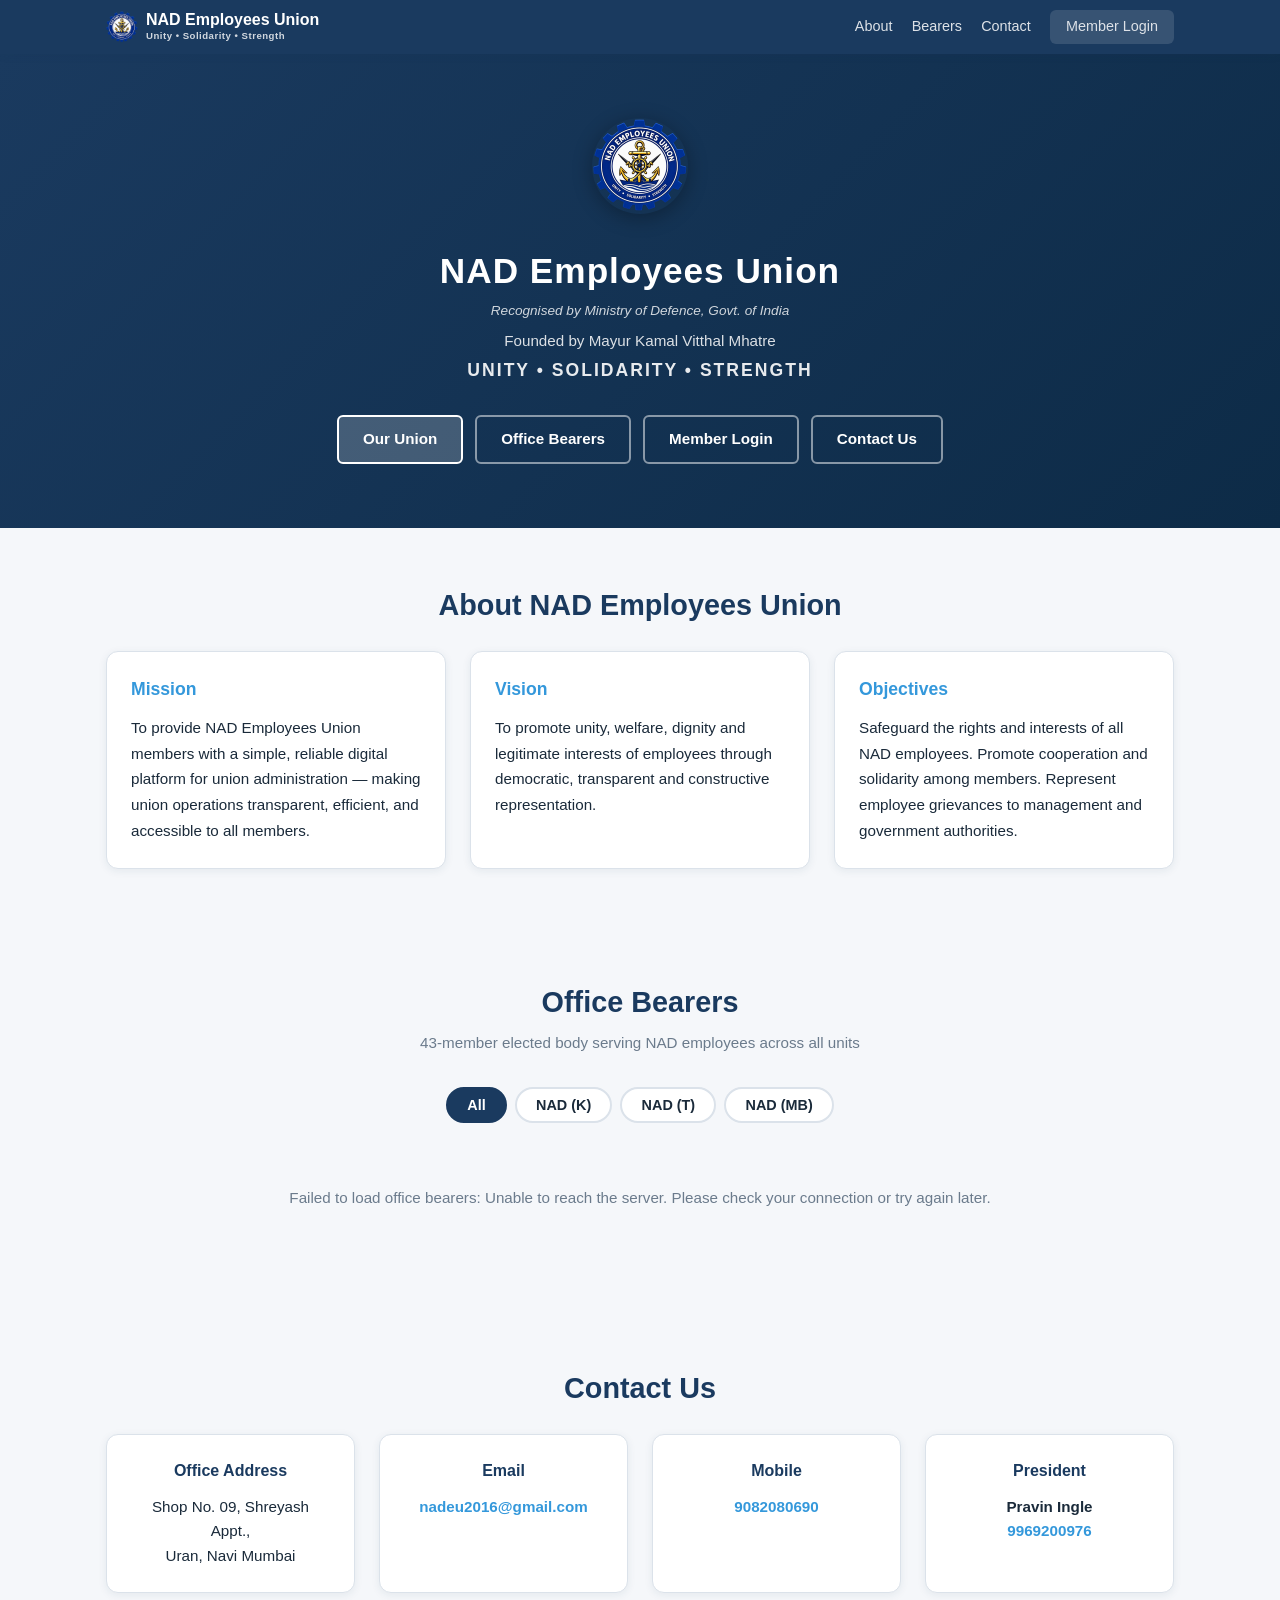
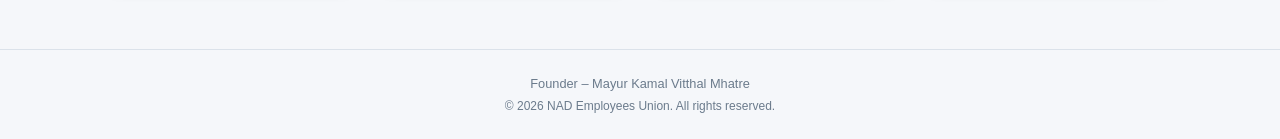
<file: index.html>
<!DOCTYPE html>
<html lang="en">
<head>
  <meta charset="UTF-8">
  <meta name="viewport" content="width=device-width, initial-scale=1.0, viewport-fit=cover">
  <meta name="theme-color" content="#1a3a5f">
  <title>NAD Employees Union - Unity &bull; Solidarity &bull; Strength</title>
  <script src="js/config.js"></script>
  <script>const PAGE_CONFIG = { title: 'NAD Employees Union', description: 'NAD Employees Union - Official portal for NAD employees. Unity, Solidarity, Strength.', canonical: '/' };</script>
  <script src="js/seo-injector.js"></script>
  <link rel="stylesheet" href="css/style.css">
  <link rel="stylesheet" href="css/headerfooter.css">
  <link rel="stylesheet" href="css/portal.css">
  <link rel="manifest" href="data/manifest.json">
  <link rel="icon" type="image/png" sizes="48x48" href="img/favicon.png">
  <link rel="icon" type="image/png" sizes="32x32" href="img/favicon-32.png">
  <link rel="icon" type="image/png" sizes="16x16" href="img/favicon-16.png">
  <link rel="apple-touch-icon" sizes="180x180" href="img/apple-touch-icon.png">
  <meta name="msapplication-TileColor" content="#1a3a5f">
  <meta name="msapplication-TileImage" content="img/logo-144.png">
</head>
<body data-page="portal">

  <!-- Header -->
  <div id="header"></div>

  <!-- Hero Section -->
  <section class="hero">
    <div class="hero-inner">
      <img src="img/logo-192.png" alt="NAD Employees Union" class="hero-logo">
      <h1 class="hero-title">NAD Employees Union</h1>
      <p class="hero-recognition">Recognised by Ministry of Defence, Govt. of India</p>
      <p class="hero-founder">Founded by Mayur Kamal Vitthal Mhatre</p>
      <p class="hero-tagline">Unity &bull; Solidarity &bull; Strength</p>
      <div class="hero-buttons">
        <a href="#about" class="hero-btn primary">Our Union</a>
        <a href="#bearers" class="hero-btn">Office Bearers</a>
        <a href="login.html" class="hero-btn">Member Login</a>
        <a href="#contact" class="hero-btn">Contact Us</a>
      </div>
    </div>
  </section>

  <!-- About Section -->
  <section id="about" class="portal-section">
    <div class="container">
      <h2 class="section-title">About NAD Employees Union</h2>
      <div class="about-grid">
        <div class="about-card">
          <h3>Mission</h3>
          <p>To provide NAD Employees Union members with a simple, reliable digital platform for union administration &mdash; making union operations transparent, efficient, and accessible to all members.</p>
        </div>
        <div class="about-card">
          <h3>Vision</h3>
          <p>To promote unity, welfare, dignity and legitimate interests of employees through democratic, transparent and constructive representation.</p>
        </div>
        <div class="about-card">
          <h3>Objectives</h3>
          <p>Safeguard the rights and interests of all NAD employees. Promote cooperation and solidarity among members. Represent employee grievances to management and government authorities.</p>
        </div>
      </div>
    </div>
  </section>

  <!-- Office Bearers Section -->
  <section id="bearers" class="portal-section alt">
    <div class="container">
      <h2 class="section-title">Office Bearers</h2>
      <p class="section-sub">43-member elected body serving NAD employees across all units</p>

      <!-- Unit Filter -->
      <div class="unit-filter">
        <button class="unit-filter-btn active" data-unit="All">All</button>
        <button class="unit-filter-btn" data-unit="NAD (K)">NAD (K)</button>
        <button class="unit-filter-btn" data-unit="NAD (T)">NAD (T)</button>
        <button class="unit-filter-btn" data-unit="NAD (MB)">NAD (MB)</button>
      </div>

      <div id="bearersList" class="bearers-container"></div>
    </div>
  </section>

  <!-- Contact Section -->
  <section id="contact" class="portal-section">
    <div class="container">
      <h2 class="section-title">Contact Us</h2>
      <div class="contact-grid">
        <div class="contact-card">
          <h3>Office Address</h3>
          <p>Shop No. 09, Shreyash Appt.,<br>Uran, Navi Mumbai</p>
        </div>
        <div class="contact-card">
          <h3>Email</h3>
          <p><a href="mailto:nadeu2016@gmail.com">nadeu2016@gmail.com</a></p>
        </div>
        <div class="contact-card">
          <h3>Mobile</h3>
          <p><a href="tel:9082080690">9082080690</a></p>
        </div>
        <div class="contact-card">
          <h3>President</h3>
          <p><strong>Pravin Ingle</strong><br><a href="tel:9969200976">9969200976</a></p>
        </div>
      </div>
    </div>
  </section>

  <!-- Footer -->
  <div id="footer"></div>

  <!-- Scripts -->
  <script src="js/api-client.js"></script>
  <script src="js/headerfooter.js"></script>
  <script src="js/nadeu.js"></script>
</body>
</html>
</file>
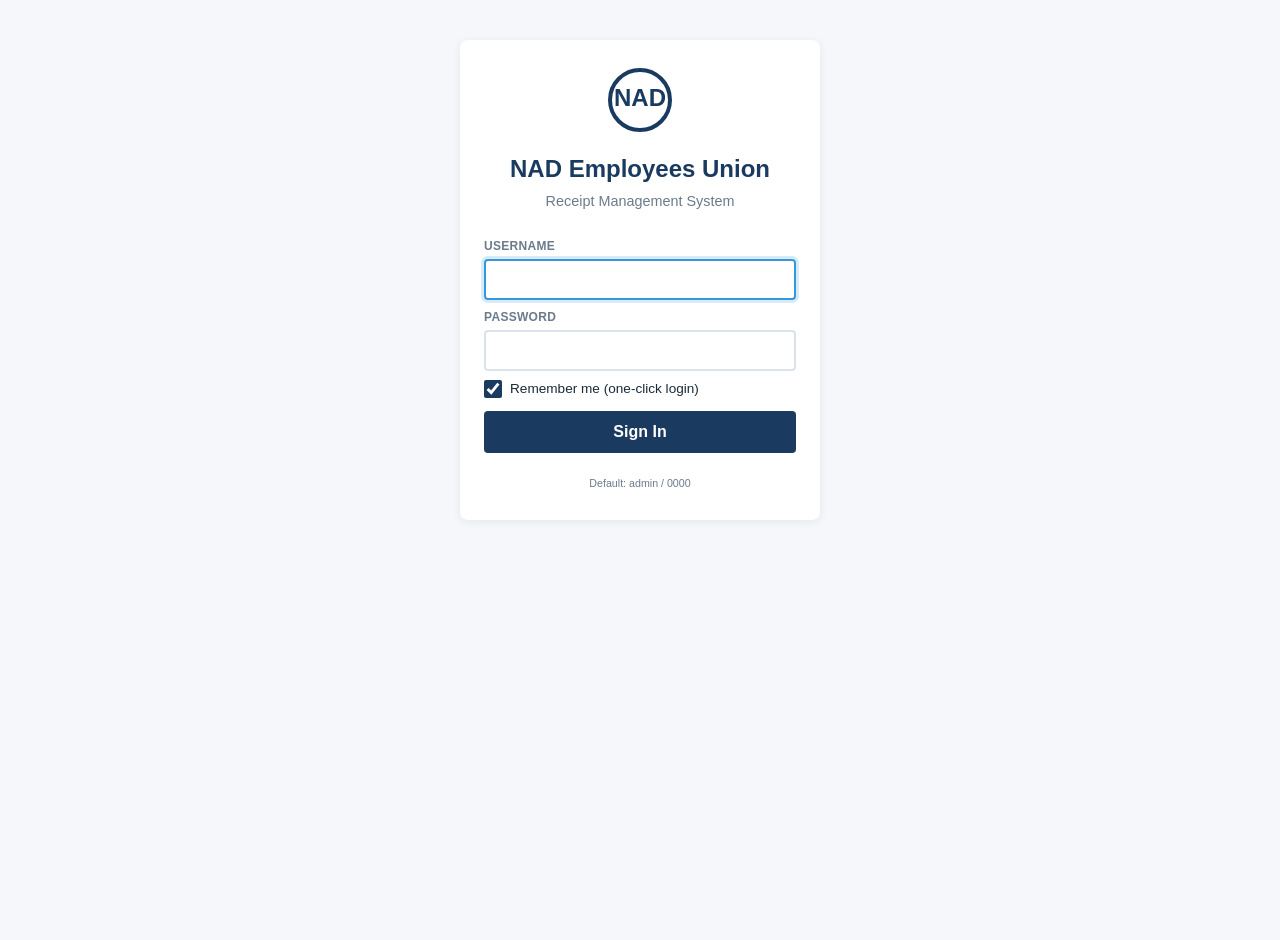
<file: frontend/index.html>
<!DOCTYPE html>
<html lang="en">
<head>
  <meta charset="UTF-8">
  <meta name="viewport" content="width=device-width, initial-scale=1.0, viewport-fit=cover">
  <meta name="theme-color" content="#1a3a5f">
  <title>NAD Employees Union - Receipt</title>
  <link rel="stylesheet" href="css/style.css">
  <link rel="manifest" href="manifest.json">
</head>
<body>
  <!-- Login Screen -->
  <div id="loginScreen" class="screen">
    <div class="login-box">
      <div class="login-header">
        <svg class="logo" viewBox="0 0 64 64" fill="none"><circle cx="32" cy="32" r="30" stroke="#1a3a5f" stroke-width="4"/><text x="32" y="38" text-anchor="middle" font-size="24" font-weight="bold" fill="#1a3a5f">NAD</text></svg>
        <h1>NAD Employees Union</h1>
        <p>Receipt Management System</p>
      </div>
      <form id="loginForm" novalidate>
        <div class="field">
          <label for="username">Username</label>
          <input type="text" id="username" name="username" autocomplete="username" required autofocus>
        </div>
        <div class="field">
          <label for="password">Password</label>
          <input type="password" id="password" name="password" autocomplete="current-password" required>
        </div>
        <label class="checkbox-field">
          <input type="checkbox" id="rememberMe" name="rememberMe" checked>
          <span>Remember me (one-click login)</span>
        </label>
        <button type="submit" class="btn-primary btn-block">Sign In</button>
        <div class="error-msg hidden"></div>
      </form>
      <div class="login-footer">
        <small>Default: admin / 0000</small>
      </div>
    </div>
  </div>

  <!-- Main App -->
  <div id="app" class="screen hidden">
    <!-- Sticky Header -->
    <header class="app-header">
      <div class="header-left">
        <svg class="logo-sm" viewBox="0 0 32 32" fill="none"><circle cx="16" cy="16" r="14" stroke="currentColor" stroke-width="2"/><text x="16" y="20" text-anchor="middle" font-size="10" font-weight="bold" fill="currentColor">NAD</text></svg>
        <h1>Receipt Entry</h1>
      </div>
      <div class="header-right">
        <span id="currentUser" class="user-badge"></span>
        <button id="logoutBtn" class="icon-btn" title="Logout">⏻</button>
      </div>
    </header>

    <main class="app-main">
      <!-- Search Box -->
      <section class="search-section">
        <div class="search-box">
          <svg class="search-icon" viewBox="0 0 24 24" fill="none" stroke="currentColor" stroke-width="2"><circle cx="11" cy="11" r="8"/><path d="M21 21l-4.35-4.35"/></svg>
          <input type="search" id="empSearch" name="empSearch" placeholder="Search: Token, Name, Mobile, Location, Rank, Post..." autocomplete="off">
          <button id="clearSearch" class="icon-btn hidden" title="Clear">✕</button>
        </div>
        <div id="searchResults" class="dropdown hidden"></div>
      </section>

      <!-- Receipt Form -->
      <form id="receiptForm" class="receipt-form" novalidate>
        <div class="form-row">
          <div class="field">
            <label>Employee Name <span class="req">*</span></label>
            <input type="text" name="empName" required autocomplete="name">
          </div>
          <div class="field">
            <label>Token No. <span class="req">*</span></label>
            <input type="text" name="empToken" required autocomplete="off">
          </div>
        </div>

        <fieldset class="radio-group">
          <legend>Designation <span class="req">*</span></legend>
          <div class="radio-grid" id="designationRadios">
            <label class="radio-label"><input type="radio" name="designation" value="T-MATE" required> T-MATE</label>
            <label class="radio-label"><input type="radio" name="designation" value="SK"> SK</label>
            <label class="radio-label"><input type="radio" name="designation" value="HSK1"> HSK1</label>
            <label class="radio-label"><input type="radio" name="designation" value="HSK-II"> HSK-II</label>
            <label class="radio-label"><input type="radio" name="designation" value="MCM"> MCM</label>
            <label class="radio-label"><input type="radio" name="designation" value="UDC"> UDC</label>
            <label class="radio-label"><input type="radio" name="designation" value="LDC"> LDC</label>
            <label class="radio-label"><input type="radio" name="designation" value="other"> Other</label>
          </div>
          <div class="field other-field hidden" data-other-for="designation">
            <input type="text" name="designationOther" placeholder="Custom designation">
          </div>
        </fieldset>

        <div class="field">
          <label>Mobile No.</label>
          <input type="tel" name="empMobile" autocomplete="tel">
        </div>

        <fieldset class="radio-group">
          <legend>Location (Depot) <span class="req">*</span></legend>
          <div class="radio-grid" id="locationRadios">
            <label class="radio-label"><input type="radio" name="location" value="NAD(K)" required> NAD(K)</label>
            <label class="radio-label"><input type="radio" name="location" value="NAD(T)"> NAD(T)</label>
            <label class="radio-label"><input type="radio" name="location" value="NAD(M)"> NAD(M)</label>
            <label class="radio-label"><input type="radio" name="location" value="NAD(KR)"> NAD(KR)</label>
            <label class="radio-label"><input type="radio" name="location" value="other"> Other</label>
          </div>
          <div class="field other-field hidden" data-other-for="location">
            <input type="text" name="locationOther" placeholder="Custom location">
          </div>
        </fieldset>

        <div class="form-row">
          <div class="field">
            <label>Amount (₹) <span class="req">*</span></label>
            <input type="number" name="amount" value="200" min="0" step="1" required>
          </div>
          <div class="field">
            <label>Receipt No. <span class="req">*</span></label>
            <input type="text" name="receiptNo" required autocomplete="off" placeholder="Manual entry">
          </div>
        </div>

        <fieldset class="radio-group inline">
          <legend>Status <span class="req">*</span></legend>
          <label class="radio-label"><input type="radio" name="status" value="Paid" checked required> Paid</label>
          <label class="radio-label"><input type="radio" name="status" value="Pending"> Pending</label>
        </fieldset>

        <div class="field">
          <label>Remark</label>
          <textarea name="remark" rows="2" placeholder="Optional"></textarea>
        </div>

        <div class="btn-group">
          <button type="submit" class="btn-primary">Submit</button>
          <button type="button" id="clearForm" class="btn-secondary">Clear</button>
        </div>
      </form>

      <!-- Recent Entries - Collapsible Table with Pagination -->
      <section id="recentEntries" class="recent-panel">
        <div class="panel-header">
          <h3>Recent Receipts</h3>
          <div class="panel-controls">
            <select id="pageSize" class="select-sm">
              <option value="10" selected>10 per page</option>
              <option value="20">20 per page</option>
              <option value="30">30 per page</option>
            </select>
            <button id="toggleRecent" class="icon-btn" title="Collapse/Expand">▼</button>
          </div>
        </div>
        <div id="recentList">
          <div class="table-wrapper">
            <table id="recentTable">
              <thead>
                <tr>
                  <th data-sort="Receipt No.">Receipt No.</th>
                  <th data-sort="Date">Date</th>
                  <th data-sort="Employee Name">Name</th>
                  <th data-sort="Token No.">Token</th>
                  <th data-sort="Amount">Amount</th>
                  <th data-sort="Status">Status</th>
                  <th data-sort="Created At">Created</th>
                </tr>
              </thead>
              <tbody id="recentTbody"></tbody>
            </table>
          </div>
          <div id="pagination" class="pagination"></div>
        </div>
      </section>

      </main>
  </div>

  <!-- Toast Container -->
  <div id="toastContainer"></div>

  <!-- Scripts -->
  <script src="js/config.js"></script>
  <script src="js/api-client.js"></script>
  <script src="js/auth.js"></script>
  <script src="js/employee.js"></script>
  <script src="js/receipt.js"></script>
</body>
</html>
</file>
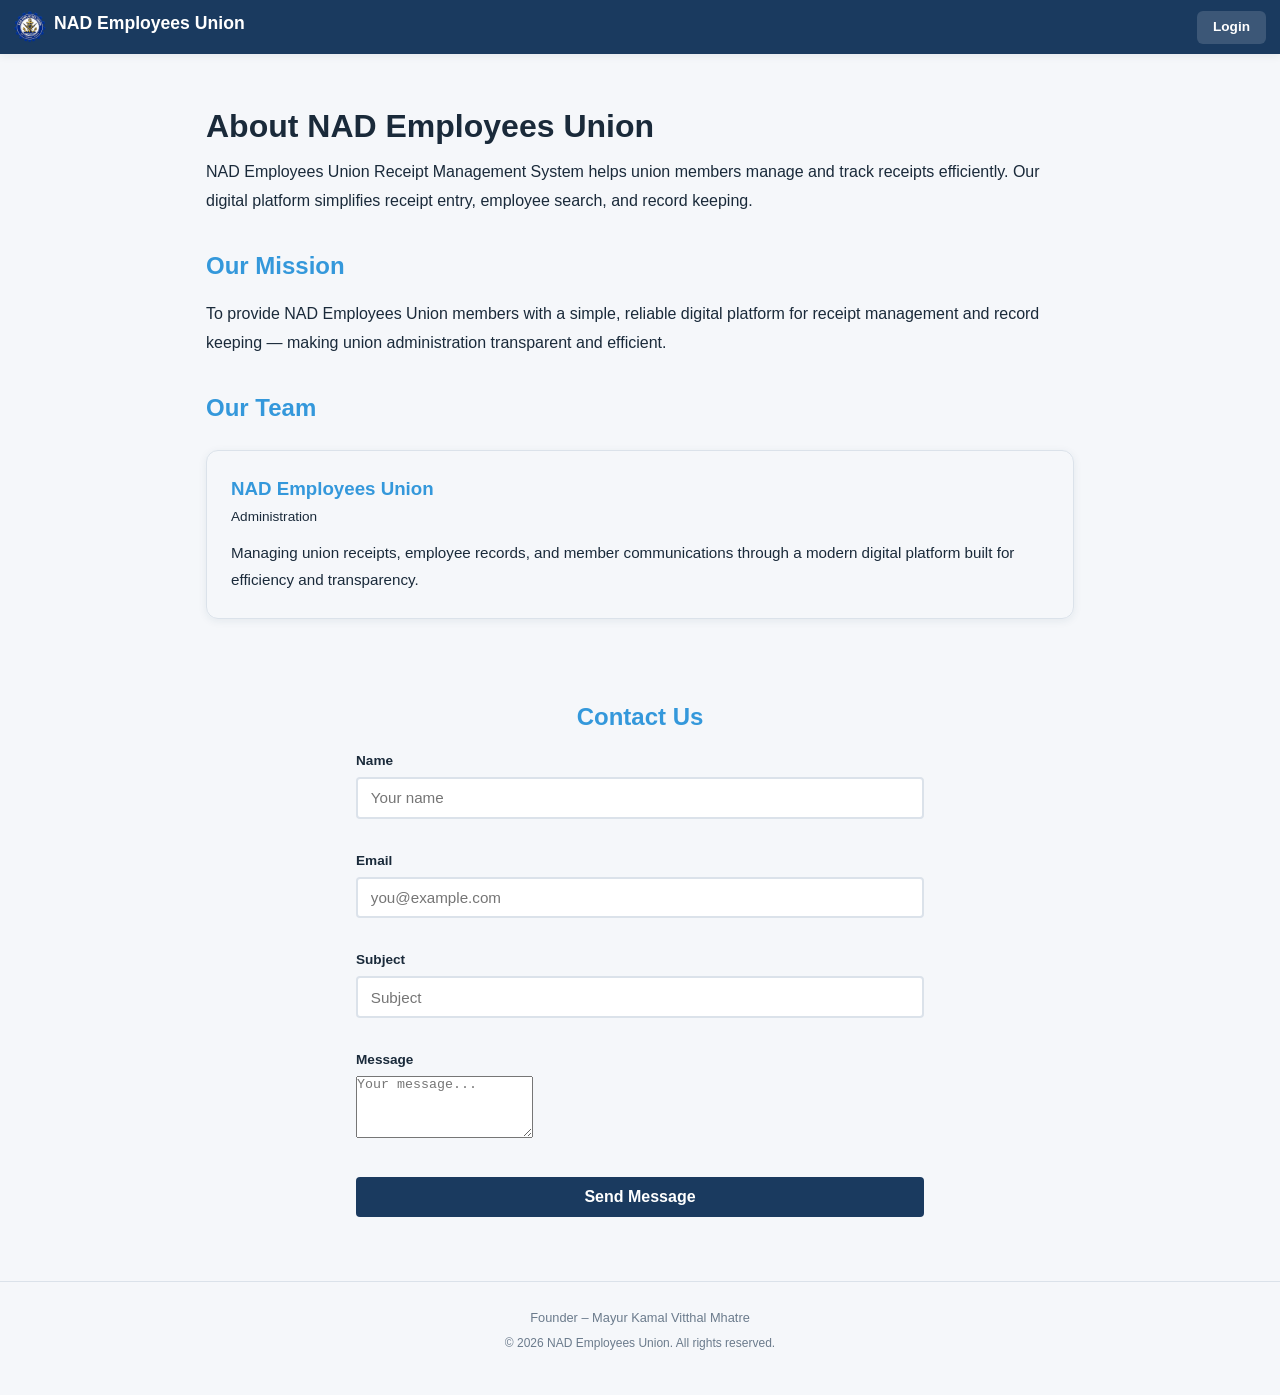
<file: about.html>
<!DOCTYPE html>
<html lang="en">
<head>
  <meta charset="UTF-8" />
  <meta name="viewport" content="width=device-width, initial-scale=1.0" />
  <script src="/js/config.js"></script>
  <script>const PAGE_CONFIG = { title: 'About Us', description: 'Learn about NAD Employees Union — Receipt Management System for union members.', canonical: '/about' };</script>
  <script src="/js/seo-injector.js"></script>
  <link rel="stylesheet" href="css/style.css" />
  <link rel="stylesheet" href="css/headerfooter.css" />
  <link rel="stylesheet" href="/fonts/fontawesome/css/all.min.css" />
  <style>
    main { max-width: 900px; margin: 0 auto; padding: 3rem 1rem; }
    h1 { font-size: 2rem; margin-bottom: 0.5rem; }
    h2 { font-size: 1.5rem; margin: 2rem 0 1rem; color: var(--accent); }
    p { line-height: 1.8; color: var(--text-secondary); margin-bottom: 1rem; }
    .team-grid { display: grid; grid-template-columns: repeat(auto-fit, minmax(280px,1fr)); gap: 1.5rem; margin-top: 1.5rem; }
    .team-card { background: var(--card-bg); padding: 1.5rem; border-radius: 12px; border: 1px solid var(--border); box-shadow: var(--shadow); }
    .team-card h3 { margin: 0 0 0.25rem; color: var(--accent); }
    .team-card .role { font-size: 0.85rem; color: var(--text-secondary); font-weight: 500; margin-bottom: 0.75rem; }
    .team-card p { font-size: 0.95rem; margin: 0; }
  </style>
</head>
<body>
  <div id="header"></div>
  <main>
    <h1>About NAD Employees Union</h1>
    <p>NAD Employees Union Receipt Management System helps union members manage and track receipts efficiently. Our digital platform simplifies receipt entry, employee search, and record keeping.</p>

    <h2>Our Mission</h2>
    <p>To provide NAD Employees Union members with a simple, reliable digital platform for receipt management and record keeping — making union administration transparent and efficient.</p>

    <h2>Our Team</h2>
    <div class="team-grid">
      <div class="team-card">
        <h3>NAD Employees Union</h3>
        <div class="role">Administration</div>
        <p>Managing union receipts, employee records, and member communications through a modern digital platform built for efficiency and transparency.</p>
      </div>
    </div>
  </main>

  <div id="form-container"></div>
  <script>
    fetch("/components/contactform.html")
      .then(res => res.text())
      .then(html => {
        document.getElementById("form-container").innerHTML = html;
        const script = document.createElement("script");
        script.src = "/js/contact-form.js";
        document.body.appendChild(script);
      });
  </script>

  <div id="footer"></div>

  <script src="js/headerfooter.js"></script>
</body>
</html>
</file>
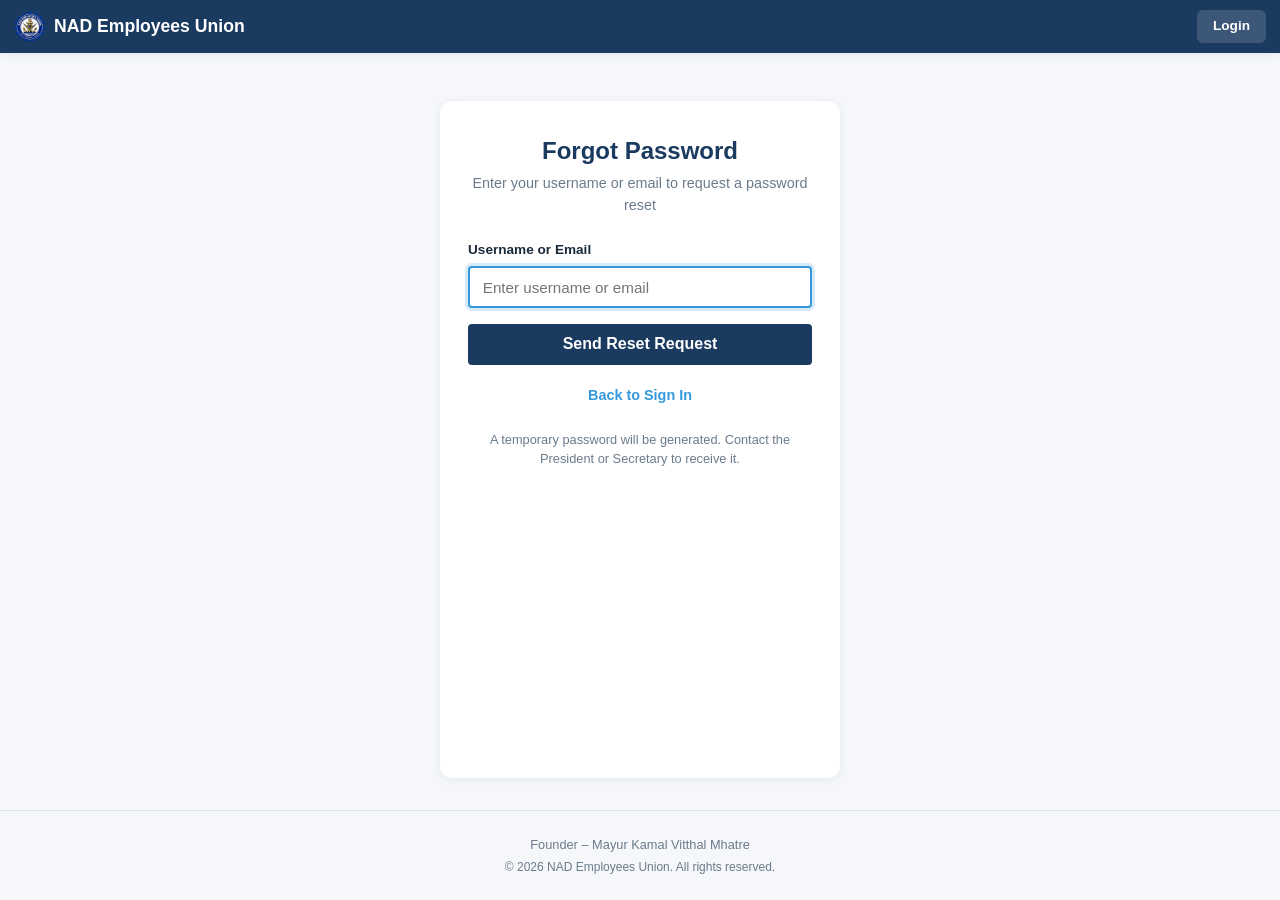
<file: forgot-password.html>
<!DOCTYPE html>
<html lang="en">
<head>
  <meta charset="UTF-8">
  <meta name="viewport" content="width=device-width, initial-scale=1.0, viewport-fit=cover">
  <meta name="theme-color" content="#1a3a5f">
  <title>Forgot Password - NAD Employees Union</title>
  <script src="js/config.js"></script>
  <script>const PAGE_CONFIG = { title: 'Forgot Password', description: 'Reset your password for NAD Employees Union Receipt Management System.', canonical: '/forgot-password' };</script>
  <script src="js/seo-injector.js"></script>
  <link rel="stylesheet" href="css/style.css">
  <link rel="stylesheet" href="css/headerfooter.css">
  <link rel="manifest" href="data/manifest.json">
  <link rel="icon" type="image/png" sizes="48x48" href="img/favicon.png">
  <link rel="icon" type="image/png" sizes="32x32" href="img/favicon-32.png">
  <link rel="icon" type="image/png" sizes="16x16" href="img/favicon-16.png">
  <link rel="apple-touch-icon" sizes="180x180" href="img/apple-touch-icon.png">
</head>
<body style="display:flex; flex-direction:column; min-height:100vh;">
  <div id="header"></div>

  <div class="auth-page">
    <div class="auth-card">
      <h1>Forgot Password</h1>
      <p class="auth-sub">Enter your username or email to request a password reset</p>

      <form id="forgotForm" novalidate>
        <div class="auth-field">
          <label for="forgotIdentifier">Username or Email</label>
          <input type="text" id="forgotIdentifier" name="identifier" autocomplete="username" placeholder="Enter username or email" required autofocus>
        </div>
        <button type="submit" class="auth-btn" id="forgotBtn">Send Reset Request</button>
        <div class="auth-msg" id="authMsg"></div>
      </form>

      <div class="auth-link">
        <a href="login.html">Back to Sign In</a>
      </div>

      <div class="auth-footer">
        A temporary password will be generated. Contact the President or Secretary to receive it.
      </div>
    </div>
  </div>

  <div id="footer"></div>

  <script src="js/headerfooter.js"></script>
  <script src="js/api-client.js"></script>
  <script>
    document.addEventListener('DOMContentLoaded', function () {
      var form = document.getElementById('forgotForm');
      var btn = document.getElementById('forgotBtn');
      var msg = document.getElementById('authMsg');

      form.addEventListener('submit', function (e) {
        e.preventDefault();
        var identifier = document.getElementById('forgotIdentifier').value.trim();

        if (!identifier) {
          msg.className = 'auth-msg error';
          msg.textContent = 'Please enter your username or email.';
          return;
        }

        msg.className = 'auth-msg';
        msg.textContent = 'Sending request...';
        btn.disabled = true;

        API.forgotPassword(identifier).then(function (res) {
          msg.className = 'auth-msg success';
          msg.textContent = res.message || 'Reset request sent. Contact the President or Secretary for your temporary password.';
        }).catch(function (err) {
          msg.className = 'auth-msg error';
          msg.textContent = err.message || 'Request failed. Please try again.';
        }).finally(function () {
          btn.disabled = false;
        });
      });
    });
  </script>
</body>
</html>
</file>
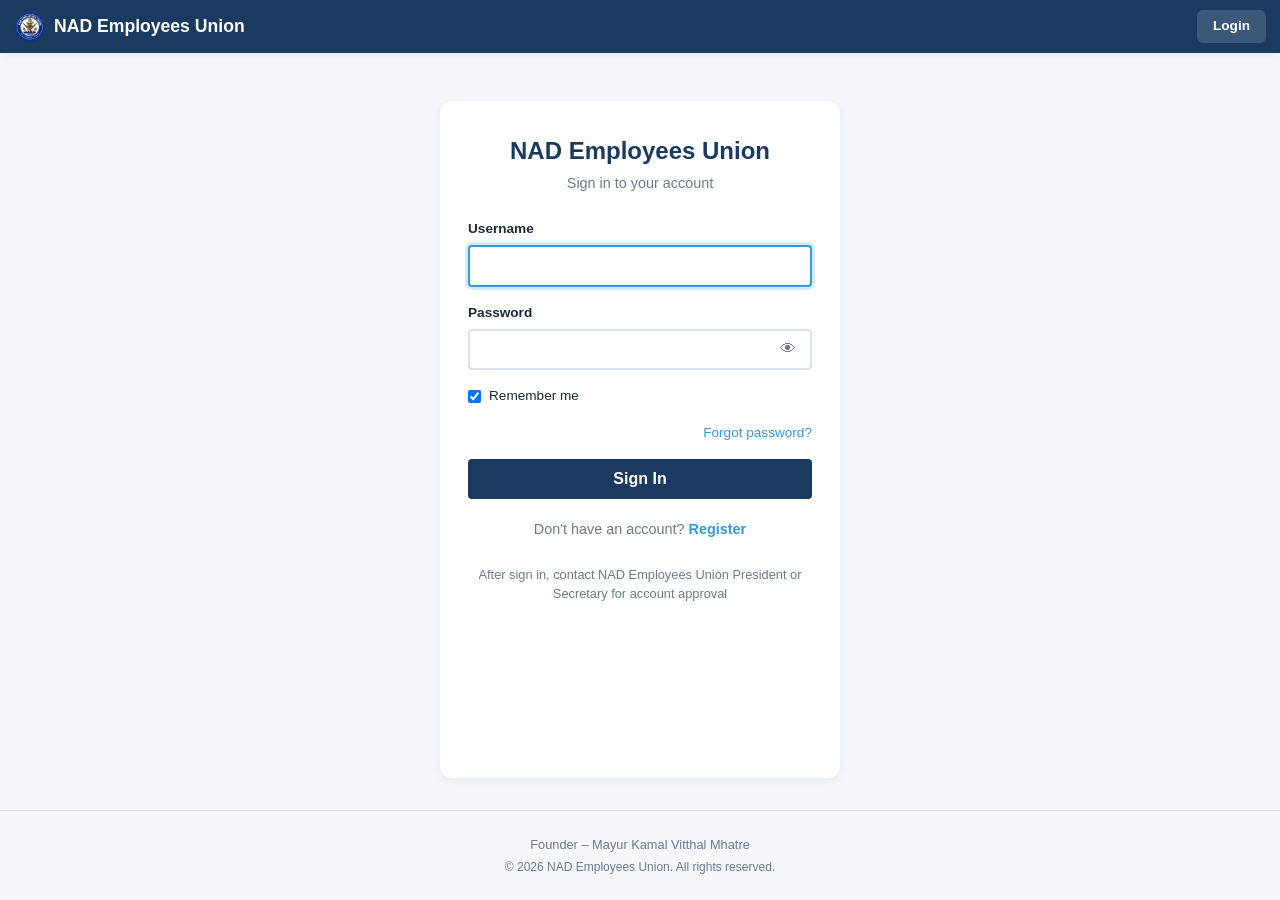
<file: login.html>
<!DOCTYPE html>
<html lang="en">
<head>
  <meta charset="UTF-8">
  <meta name="viewport" content="width=device-width, initial-scale=1.0, viewport-fit=cover">
  <meta name="theme-color" content="#1a3a5f">
  <title>Login - NAD Employees Union</title>
  <script src="js/config.js"></script>
  <script>const PAGE_CONFIG = { title: 'Login', description: 'Sign in to NAD Employees Union Receipt Management System.', canonical: '/login' };</script>
  <script src="js/seo-injector.js"></script>
  <link rel="stylesheet" href="css/style.css">
  <link rel="stylesheet" href="css/headerfooter.css">
  <link rel="manifest" href="data/manifest.json">
  <link rel="icon" type="image/png" sizes="48x48" href="img/favicon.png">
  <link rel="icon" type="image/png" sizes="32x32" href="img/favicon-32.png">
  <link rel="icon" type="image/png" sizes="16x16" href="img/favicon-16.png">
  <link rel="apple-touch-icon" sizes="180x180" href="img/apple-touch-icon.png">
</head>
<body style="display:flex; flex-direction:column; min-height:100vh;">
  <div id="header"></div>

  <div class="auth-page">
    <div class="auth-card">
      <h1>NAD Employees Union</h1>
      <p class="auth-sub">Sign in to your account</p>

      <form id="loginForm" novalidate>
        <div class="auth-field">
          <label for="username">Username</label>
          <input type="text" id="username" name="username" autocomplete="username" required autofocus>
        </div>
        <div class="auth-field">
          <label for="password">Password</label>
          <div class="auth-pw-wrap">
            <input type="password" id="password" name="password" autocomplete="current-password" required>
            <button type="button" class="pw-toggle" id="pwToggle" aria-label="Toggle password visibility">&#128065;</button>
          </div>
        </div>
        <div class="auth-field-check">
          <input type="checkbox" id="rememberMe" name="rememberMe" checked>
          <label for="rememberMe">Remember me</label>
        </div>
        <div class="auth-forgot">
          <a href="forgot-password.html" id="forgotPwd">Forgot password?</a>
        </div>
        <button type="submit" class="auth-btn" id="loginBtn">Sign In</button>
        <div class="auth-msg" id="authMsg"></div>
      </form>

      <div class="auth-link">
        Don't have an account? <a href="register.html">Register</a>
      </div>

      <div class="auth-footer">
        After sign in, contact NAD Employees Union President or Secretary for account approval
      </div>
    </div>
  </div>

  <div id="footer"></div>

  <script src="js/headerfooter.js"></script>
  <script src="js/api-client.js"></script>
  <script src="js/login.js"></script>
</body>
</html>
</file>
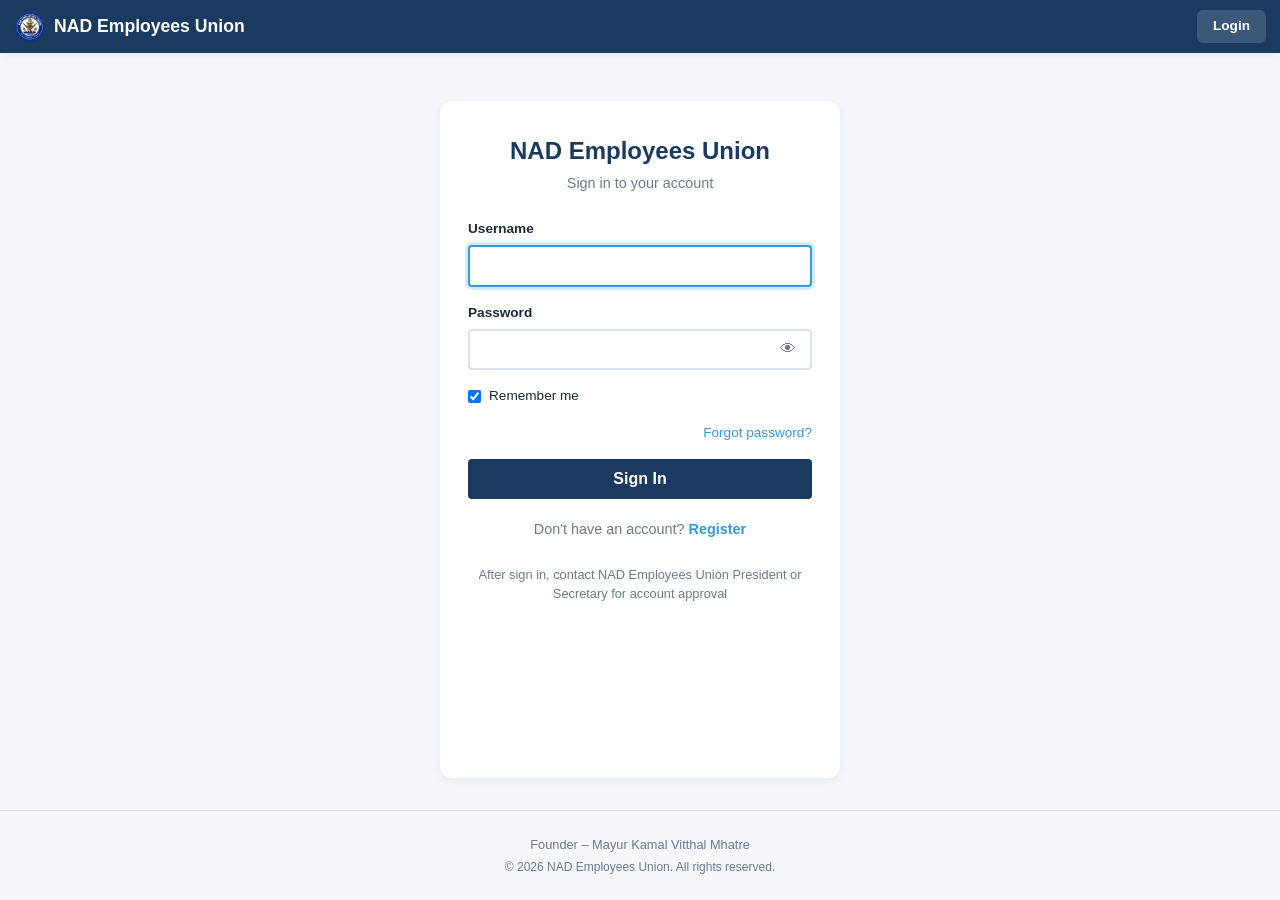
<file: receipt.html>
<!DOCTYPE html>
<html lang="en">
<head>
  <meta charset="UTF-8">
  <meta name="viewport" content="width=device-width, initial-scale=1.0, viewport-fit=cover">
  <meta name="theme-color" content="#1a3a5f">
  <title>NAD Employees Union - Receipt</title>
  <link rel="stylesheet" href="css/style.css">
  <link rel="stylesheet" href="css/headerfooter.css">
  <link rel="manifest" href="data/manifest.json">
  <link rel="icon" type="image/png" sizes="48x48" href="img/favicon.png">
  <link rel="icon" type="image/png" sizes="32x32" href="img/favicon-32.png">
  <link rel="icon" type="image/png" sizes="16x16" href="img/favicon-16.png">
  <link rel="apple-touch-icon" sizes="180x180" href="img/apple-touch-icon.png">
  <meta name="msapplication-TileColor" content="#1a3a5f">
  <meta name="msapplication-TileImage" content="img/logo-144.png">
</head>
<body>
  <!-- Auth guard: redirect to login if no token -->
  <script>
    (function() {
      var token = localStorage.getItem('nadeu_token');
      var remember = localStorage.getItem('nadeu_remember') === 'true';
      if (!token && !remember) {
        window.location.href = 'login.html';
      }
    })();
  </script>

  <!-- Main App -->
  <div id="app" class="screen">
    <div id="header"></div>

    <main class="app-main">
      <!-- Search Box -->
      <section class="search-section">
        <div class="search-box">
          <svg class="search-icon" viewBox="0 0 24 24" fill="none" stroke="currentColor" stroke-width="2"><circle cx="11" cy="11" r="8"/><path d="M21 21l-4.35-4.35"/></svg>
          <input type="search" id="empSearch" name="empSearch" placeholder="Search: Token, Name, Mobile, Location, Rank, Post..." autocomplete="off">
          <button id="clearSearch" class="icon-btn hidden" title="Clear">&#10005;</button>
        </div>
        <div id="searchResults" class="dropdown hidden"></div>
      </section>

      <!-- Receipt Form -->
      <form id="receiptForm" class="receipt-form" novalidate>
        <div class="form-row">
          <div class="field">
            <label>Employee Name <span class="req">*</span></label>
            <input type="text" name="empName" required autocomplete="name">
          </div>
          <div class="field">
            <label>Token No. <span class="req">*</span></label>
            <input type="text" name="empToken" required autocomplete="off">
          </div>
        </div>

        <fieldset class="radio-group">
          <legend>Designation <span class="req">*</span></legend>
          <div class="field" style="margin-bottom: 8px;">
            <input type="text" id="designationInput" name="designationInput" placeholder="Type or edit designation" autocomplete="off">
          </div>
          <div class="radio-grid" id="designationRadios">
            <label class="radio-label"><input type="radio" name="designation" value="T-MATE"> T-MATE</label>
            <label class="radio-label"><input type="radio" name="designation" value="SK"> SK</label>
            <label class="radio-label"><input type="radio" name="designation" value="HSK-I"> HSK-I</label>
            <label class="radio-label"><input type="radio" name="designation" value="HSK-II"> HSK-II</label>
            <label class="radio-label"><input type="radio" name="designation" value="MCM"> MCM</label>
          </div>
        </fieldset>

        <div class="form-row">
          <div class="field">
            <label>Section</label>
            <input type="text" name="section" placeholder="Optional">
          </div>
          <div class="field">
            <label>Mobile No.</label>
            <input type="tel" name="empMobile" autocomplete="tel" placeholder="Optional">
          </div>
        </div>

        <fieldset class="radio-group">
          <legend>Location (Depot) <span class="req">*</span></legend>
          <div class="radio-grid" id="locationRadios">
            <label class="radio-label"><input type="radio" name="location" value="NAD(K)" required> NAD(K)</label>
            <label class="radio-label"><input type="radio" name="location" value="NAD(T)"> NAD(T)</label>
            <label class="radio-label"><input type="radio" name="location" value="NAD(M)"> NAD(M)</label>
            <label class="radio-label"><input type="radio" name="location" value="NAD(KR)"> NAD(KR)</label>
          </div>
        </fieldset>

        <div class="form-row">
          <div class="field">
            <label>Amount (&#8377;) <span class="req">*</span></label>
            <input type="number" name="amount" value="200" min="0" step="1" required>
          </div>
          <div class="field">
            <label>Receipt No. <span class="req">*</span></label>
            <input type="text" name="receiptNo" required autocomplete="off" placeholder="Manual entry">
          </div>
        </div>

        <fieldset class="radio-group inline">
          <legend>Status <span class="req">*</span></legend>
          <div class="radio-grid">
            <label class="radio-label"><input type="radio" name="status" value="Paid" checked required> Paid</label>
            <label class="radio-label"><input type="radio" name="status" value="Pending"> Pending</label>
          </div>
        </fieldset>

        <div class="field">
          <label>Remark</label>
          <textarea name="remark" rows="2" placeholder="Optional"></textarea>
        </div>

        <div class="btn-group">
          <button type="submit" class="btn-primary">Submit</button>
          <button type="button" id="clearForm" class="btn-secondary">Clear</button>
        </div>
        <div id="formMessage" class="form-message hidden"></div>
      </form>

      <!-- Recent Entries - Collapsible Table with Pagination -->
      <section id="recentEntries" class="recent-panel">
        <div class="panel-header">
          <h3>Recent Receipts</h3>
          <div class="panel-controls">
            <button id="refreshRecent" class="icon-btn" title="Refresh">&#8635;</button>
            <button id="toggleRecent" class="icon-btn" title="Collapse/Expand">&#9660;</button>
          </div>
        </div>
        <div id="recentList">
          <div class="table-wrapper">
            <table id="recentTable">
              <thead>
                <tr>
                  <th>Receipt No.</th>
                  <th>Date</th>
                  <th>Name</th>
                  <th>Token</th>
                  <th>Amount</th>
                  <th>Status</th>
                  <th>Created</th>
                </tr>
              </thead>
              <tbody id="recentTbody"></tbody>
            </table>
          </div>
        </div>
      </section>

      </main>

  <div id="footer"></div>

  <!-- Toast Container -->
  <div id="toastContainer"></div>

  <!-- Scripts -->
  <script src="js/config.js?v=3"></script>
  <script src="js/api-client.js?v=3"></script>
  <script src="js/auth.js?v=3"></script>
  <script src="js/employee.js?v=3"></script>
  <script src="js/receipt.js?v=3"></script>
  <script src="js/headerfooter.js"></script>
</body>
</html>
</file>
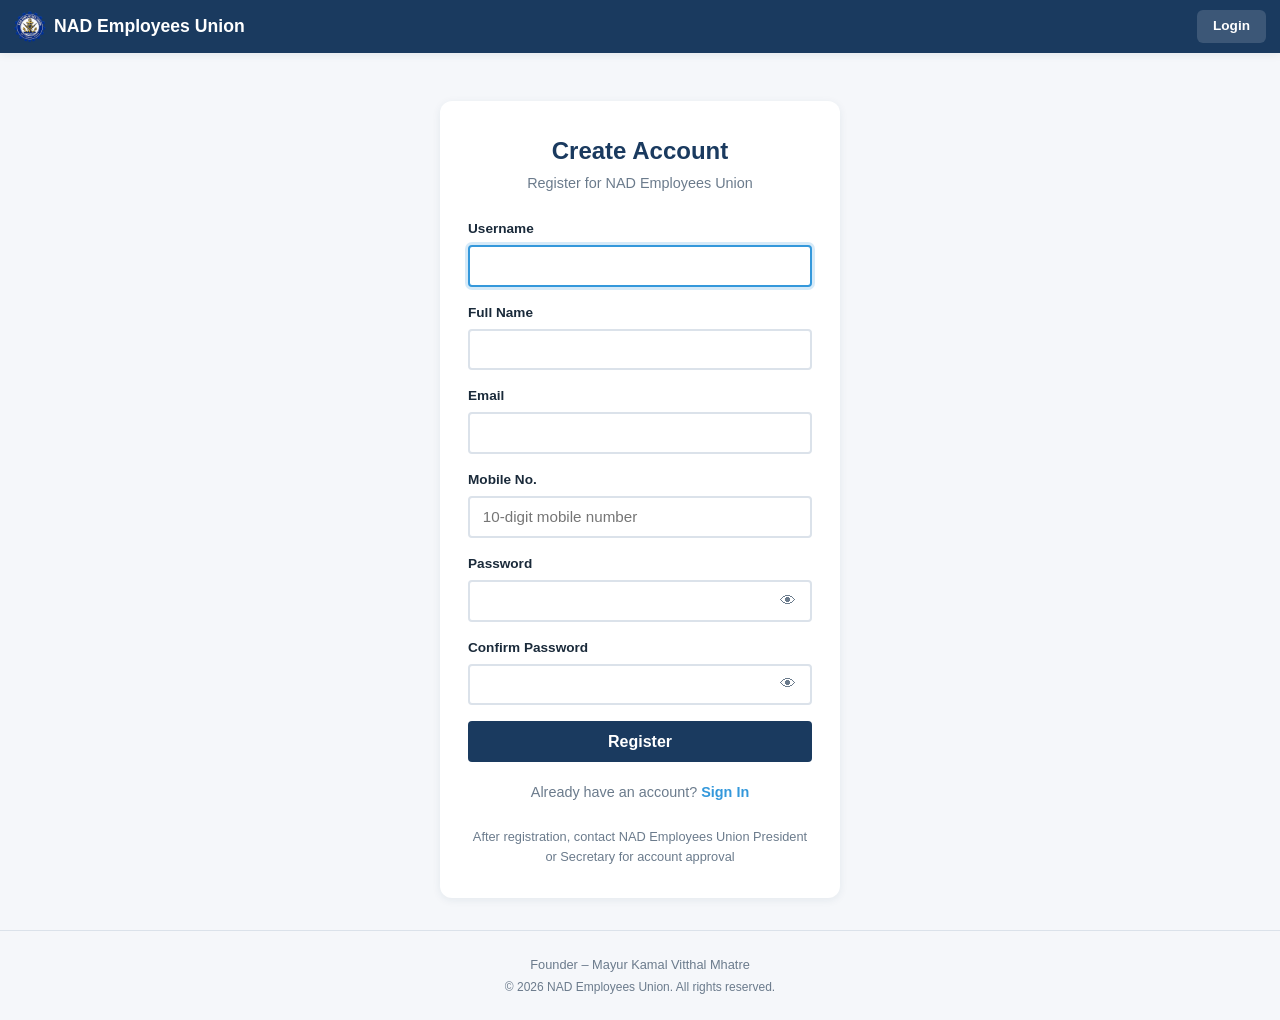
<file: register.html>
<!DOCTYPE html>
<html lang="en">
<head>
  <meta charset="UTF-8">
  <meta name="viewport" content="width=device-width, initial-scale=1.0, viewport-fit=cover">
  <meta name="theme-color" content="#1a3a5f">
  <title>Register - NAD Employees Union</title>
  <script src="js/config.js"></script>
  <script>const PAGE_CONFIG = { title: 'Register', description: 'Create an account on NAD Employees Union Receipt Management System.', canonical: '/register' };</script>
  <script src="js/seo-injector.js"></script>
  <link rel="stylesheet" href="css/style.css">
  <link rel="stylesheet" href="css/headerfooter.css">
  <link rel="manifest" href="data/manifest.json">
  <link rel="icon" type="image/png" sizes="48x48" href="img/favicon.png">
  <link rel="icon" type="image/png" sizes="32x32" href="img/favicon-32.png">
  <link rel="icon" type="image/png" sizes="16x16" href="img/favicon-16.png">
  <link rel="apple-touch-icon" sizes="180x180" href="img/apple-touch-icon.png">
</head>
<body style="display:flex; flex-direction:column; min-height:100vh;">
  <div id="header"></div>

  <div class="auth-page">
    <div class="auth-card">
      <h1>Create Account</h1>
      <p class="auth-sub">Register for NAD Employees Union</p>

      <form id="registerForm" novalidate>
        <div class="auth-field">
          <label for="regUsername">Username</label>
          <input type="text" id="regUsername" name="username" autocomplete="username" minlength="3" required autofocus>
        </div>
        <div class="auth-field">
          <label for="regName">Full Name</label>
          <input type="text" id="regName" name="name" autocomplete="name" required>
        </div>
        <div class="auth-field">
          <label for="regEmail">Email</label>
          <input type="email" id="regEmail" name="email" autocomplete="email" required>
        </div>
        <div class="auth-field">
          <label for="regMobile">Mobile No.</label>
          <input type="tel" id="regMobile" name="mobile" autocomplete="tel" inputmode="numeric" maxlength="10" placeholder="10-digit mobile number" required>
        </div>
        <div class="auth-field">
          <label for="regPassword">Password</label>
          <div class="auth-pw-wrap">
            <input type="password" id="regPassword" name="password" autocomplete="new-password" minlength="4" required>
            <button type="button" class="pw-toggle" id="pwToggle1" aria-label="Toggle password visibility">&#128065;</button>
          </div>
        </div>
        <div class="auth-field">
          <label for="regConfirm">Confirm Password</label>
          <div class="auth-pw-wrap">
            <input type="password" id="regConfirm" name="confirm" autocomplete="new-password" minlength="4" required>
            <button type="button" class="pw-toggle" id="pwToggle2" aria-label="Toggle password visibility">&#128065;</button>
          </div>
        </div>
        <button type="submit" class="auth-btn" id="registerBtn">Register</button>
        <div class="auth-msg" id="authMsg"></div>
      </form>

      <div class="auth-link">
        Already have an account? <a href="login.html">Sign In</a>
      </div>

      <div class="auth-footer">
        After registration, contact NAD Employees Union President or Secretary for account approval
      </div>
    </div>
  </div>

  <div id="footer"></div>

  <script src="js/headerfooter.js"></script>
  <script src="js/api-client.js"></script>
  <script src="js/register.js"></script>
</body>
</html>
</file>
<file: css/style.css>
/* style.css - NAD Receipt Form - Mobile First, Ultra Compact */

:root {
  --primary: #1a3a5f;
  --primary-dark: #0d2b47;
  --primary-light: #2a5a8c;
  --accent: #3498db;
  --success: #28a745;
  --warning: #ffc107;
  --danger: #dc3545;
  --bg: #f5f7fa;
  --card: #ffffff;
  --text: #1a2a3a;
  --text-muted: #6b7b8c;
  --border: #dbe2ea;
  --shadow: 0 2px 8px rgba(26,58,95,0.08);
  --shadow-hover: 0 4px 16px rgba(26,58,95,0.12);
  --radius: 8px;
  --radius-sm: 4px;
  --spacing: 12px;
  --spacing-sm: 8px;
  --font: -apple-system, BlinkMacSystemFont, 'Segoe UI', Roboto, sans-serif;
}

/* Dark mode variables */
[data-theme="dark"] {
  --primary: #2a5a8c;
  --primary-dark: #1e3f66;
  --primary-light: #3a7bc8;
  --accent: #60a5fa;
  --success: #34d399;
  --warning: #fbbf24;
  --danger: #f87171;
  --bg: #0f172a;
  --card: #1e293b;
  --text: #f1f5f9;
  --text-muted: #94a3b8;
  --border: #334155;
  --shadow: 0 2px 8px rgba(0,0,0,0.3);
  --shadow-hover: 0 4px 16px rgba(0,0,0,0.4);
}

* { box-sizing: border-box; margin: 0; padding: 0; }
html { font-size: 16px; -webkit-text-size-adjust: 100%; }
body { font-family: var(--font); background: var(--bg); color: var(--text); line-height: 1.5; min-height: 100vh; }

/* Screen Management */
.screen { display: none; min-height: 100vh; }
.screen:not(.hidden) { display: block; }

/* Auth Pages (login.html, register.html, forgot-password.html) */
.auth-page { display: flex; justify-content: center; padding: 3rem 1rem 2rem; flex: 1; }
.auth-card { max-width: 400px; width: 100%; background: var(--card); border-radius: 12px; padding: 2rem 1.75rem; box-shadow: var(--shadow); }
.auth-card h1 { font-size: 1.5rem; margin: 0 0 0.25rem; text-align: center; color: var(--primary); }
.auth-card .auth-sub { text-align: center; color: var(--text-muted); font-size: 0.9rem; margin-bottom: 1.5rem; }
.auth-field { margin-bottom: 1rem; }
.auth-field label { display: block; font-size: 0.85rem; font-weight: 600; margin-bottom: 0.35rem; color: var(--text); }
.auth-field input {
  width: 100%; padding: 0.65rem 0.8rem; font-size: 0.95rem;
  border: 2px solid var(--border); border-radius: var(--radius-sm);
  background: var(--card); color: var(--text); transition: border-color 0.15s, box-shadow 0.15s;
}
.auth-field input:focus { outline: none; border-color: var(--accent); box-shadow: 0 0 0 3px rgba(52,152,219,0.2); }
.auth-field-check { display: flex; align-items: center; gap: 0.5rem; margin-bottom: 1rem; }
.auth-field-check input { width: auto; }
.auth-field-check label { margin: 0; font-size: 0.85rem; font-weight: 400; text-transform: none; letter-spacing: 0; }
.auth-btn {
  width: 100%; padding: 0.7rem; font-size: 1rem; font-weight: 600; color: #fff;
  background: var(--primary); border: none; border-radius: var(--radius-sm); cursor: pointer;
  transition: background 0.15s;
}
.auth-btn:hover { background: var(--primary-dark); }
.auth-btn:disabled { opacity: 0.6; cursor: not-allowed; }
.auth-msg { margin-top: 1rem; font-size: 0.9rem; text-align: center; }
.auth-msg.success { color: var(--success); }
.auth-msg.error { color: var(--danger); }
.auth-link { text-align: center; margin-top: 1.25rem; font-size: 0.9rem; color: var(--text-muted); }
.auth-link a { color: var(--accent); text-decoration: none; font-weight: 600; }
.auth-link a:hover { text-decoration: underline; }
.auth-pw-wrap { position: relative; }
.auth-pw-wrap .pw-toggle {
  position: absolute; right: 0.75rem; top: 50%; transform: translateY(-50%);
  background: none; border: none; color: var(--text-muted); cursor: pointer; font-size: 1rem; padding: 4px;
}
.auth-forgot { text-align: right; margin-bottom: 1rem; font-size: 0.85rem; }
.auth-forgot a { color: var(--accent); text-decoration: none; }
.auth-forgot a:hover { text-decoration: underline; }
.auth-footer { text-align: center; margin-top: 1.5rem; color: var(--text-muted); font-size: 0.8rem; }

/* App Header - Sticky */
.app-header { position: sticky; top: 0; z-index: 100; display: flex; align-items: center; justify-content: space-between; padding: 10px 14px; background: var(--primary); color: white; box-shadow: var(--shadow); }
.header-left { display: flex; align-items: center; gap: 10px; }
.logo-sm { width: 32px; height: 32px; flex-shrink: 0; }
.app-header h1 { font-size: 1.1rem; font-weight: 600; white-space: nowrap; }
.header-right { display: flex; align-items: center; gap: 10px; }
.user-badge { font-size: 0.75rem; background: rgba(255,255,255,0.2); padding: 4px 10px; border-radius: 20px; }
.icon-btn { background: none; border: none; color: inherit; font-size: 1.2rem; padding: 6px; border-radius: var(--radius-sm); cursor: pointer; opacity: 0.9; }
.icon-btn:hover { opacity: 1; background: rgba(255,255,255,0.1); }

/* Main Content */
.app-main { padding: var(--spacing) var(--spacing) 100px; max-width: 100%; }

/* Search Section */
.search-section { margin-bottom: var(--spacing); position: relative; }
.search-box { position: relative; }
.search-box .search-icon { position: absolute; left: 12px; top: 50%; transform: translateY(-50%); width: 20px; height: 20px; color: var(--text-muted); pointer-events: none; }
.search-box input { width: 100%; padding: 12px 12px 12px 40px; border: 2px solid var(--border); border-radius: var(--radius); font-size: 1rem; background: var(--card); }
.search-box input:focus { outline: none; border-color: var(--accent); box-shadow: 0 0 0 3px rgba(52,152,219,0.2); }
.search-box .icon-btn { position: absolute; right: 8px; top: 50%; transform: translateY(-50%); color: var(--text-muted); }

/* Search Dropdown */
.dropdown { position: absolute; top: calc(100% + 4px); left: 0; right: 0; background: var(--card); border: 1px solid var(--border); border-radius: var(--radius); box-shadow: var(--shadow-hover); max-height: 280px; overflow-y: auto; z-index: 50; }
.dropdown.hidden { display: none; }
.search-result { padding: 12px 14px; border-bottom: 1px solid var(--border); cursor: pointer; transition: background 0.15s; }
.search-result:last-child { border-bottom: none; }
.search-result:hover, .search-result:active { background: var(--bg); }
.search-result strong { display: block; font-size: 0.95rem; margin-bottom: 2px; }
.search-result .meta { display: block; font-size: 0.75rem; color: var(--text-muted); }

/* Form */
.receipt-form { background: var(--card); border-radius: var(--radius); padding: var(--spacing); box-shadow: var(--shadow); margin-bottom: var(--spacing); }
.form-row { display: grid; grid-template-columns: 1fr 1fr; gap: var(--spacing-sm); }
.field { margin-bottom: var(--spacing-sm); }
.field:last-child { margin-bottom: 0; }
.field label { display: block; font-size: 0.75rem; font-weight: 600; color: var(--text-muted); text-transform: uppercase; letter-spacing: 0.3px; margin-bottom: 4px; }
.req { color: var(--danger); margin-left: 2px; }
.field input, .field textarea, .field select { width: 100%; padding: 10px 12px; border: 2px solid var(--border); border-radius: var(--radius-sm); font-size: 0.95rem; font-family: inherit; background: var(--card); transition: border-color 0.15s, box-shadow 0.15s; }
.field input:focus, .field textarea:focus, .field select:focus { outline: none; border-color: var(--accent); box-shadow: 0 0 0 3px rgba(52,152,219,0.2); }
.field input.error, .field textarea.error { border-color: var(--danger); background: #fef2f2; }
.field input.valid, .field textarea.valid { border-color: var(--success); background: #f0fdf4; }
input[name="designation"].error, input[name="location"].error, input[name="status"].error { border-color: var(--danger); }
.radio-label.error { border-color: var(--danger); background: #fef2f2; }
.radio-label:has(input.valid) { border-color: var(--success); background: #f0fdf4; }
.field textarea { resize: vertical; min-height: 60px; }
.checkbox-field { display: flex; align-items: center; gap: 8px; font-size: 0.85rem; cursor: pointer; margin-bottom: 12px; }
.checkbox-field input { width: 18px; height: 18px; accent-color: var(--primary); }

/* Radio Groups */
.radio-group { margin-bottom: var(--spacing-sm); padding: var(--spacing-sm); background: var(--bg); border-radius: var(--radius-sm); }
.radio-group legend { font-size: 0.75rem; font-weight: 600; color: var(--text-muted); text-transform: uppercase; margin-bottom: 8px; padding: 0 4px; }
.radio-grid { display: grid; grid-template-columns: repeat(auto-fit, minmax(80px, 1fr)); gap: 6px; }
.radio-label { display: flex; align-items: center; gap: 6px; padding: 8px 10px; background: var(--card); border: 2px solid var(--border); border-radius: var(--radius-sm); cursor: pointer; font-size: 0.85rem; transition: all 0.15s; white-space: nowrap; }
.radio-label:hover { border-color: var(--accent); }
.radio-label:has(input:checked) { border-color: var(--primary); background: #eaf2fa; }
.radio-label input { width: 16px; height: 16px; accent-color: var(--primary); cursor: pointer; }
.radio-group.inline .radio-grid { display: flex; flex-wrap: wrap; gap: 6px; grid-template-columns: unset; }
.other-field { margin-top: 8px; padding-top: 8px; border-top: 1px dashed var(--border); }
.other-field.hidden { display: none; }

/* Buttons */
.btn-group { display: flex; gap: var(--spacing-sm); margin-top: var(--spacing-sm); }
.btn-primary, .btn-secondary { flex: 1; padding: 12px 16px; border: none; border-radius: var(--radius-sm); font-size: 1rem; font-weight: 600; cursor: pointer; transition: all 0.15s; }
.btn-primary { background: var(--primary); color: white; }
.btn-primary:hover { background: var(--primary-dark); }
.btn-primary:active { transform: scale(0.98); }
.btn-secondary { background: var(--bg); color: var(--text); border: 2px solid var(--border); }
.btn-secondary:hover { background: var(--border); }
.btn-block { width: 100%; }
.btn-sm { padding: 8px 12px; font-size: 0.85rem; }
button:disabled { opacity: 0.6; cursor: not-allowed; }

/* Form Message (success/error below buttons) */
.form-message { margin-top: var(--spacing-sm); padding: 12px 16px; border-radius: var(--radius-sm); font-size: 0.9rem; font-weight: 500; text-align: center; animation: fadeIn 0.3s ease; }
.form-message.hidden { display: none; }
.form-message.success { background: #d4edda; color: #155724; border: 1px solid #c3e6cb; }
.form-message.error { background: #f8d7da; color: #721c24; border: 1px solid #f5c6cb; }
[data-theme="dark"] .form-message.success { background: #1a3a2a; color: #34d399; border-color: #2d5a4a; }
[data-theme="dark"] .form-message.error { background: #3a1a1a; color: #f87171; border-color: #5a2d2d; }

/* Dark mode - radio buttons */
[data-theme="dark"] .radio-label:has(input:checked) { border-color: var(--accent); background: #1e293b; color: var(--text); }
[data-theme="dark"] .radio-label.error { border-color: var(--danger); background: #3a1a1a; color: var(--danger); }
[data-theme="dark"] .radio-label:has(input.valid) { border-color: var(--success); background: #1a3a2a; color: var(--success); }

/* Dark mode - field input states */
[data-theme="dark"] .field input.error, [data-theme="dark"] .field textarea.error { border-color: var(--danger); background: #3a1a1a; color: var(--danger); }
[data-theme="dark"] .field input.valid, [data-theme="dark"] .field textarea.valid { border-color: var(--success); background: #1a3a2a; color: var(--success); }

/* Dark mode - status badges */
[data-theme="dark"] .status-badge.paid { background: #1a3a2a; color: #34d399; }
[data-theme="dark"] .status-badge.pending { background: #3a2a1a; color: #fbbf24; }

/* Dark mode - focus ring */
[data-theme="dark"] .auth-field input:focus, [data-theme="dark"] .field input:focus, [data-theme="dark"] .field textarea:focus, [data-theme="dark"] .field select:focus { box-shadow: 0 0 0 3px rgba(96,165,250,0.2); }

/* Dark mode - cards */
[data-theme="dark"] .auth-card, [data-theme="dark"] .receipt-form, [data-theme="dark"] .recent-panel, [data-theme="dark"] .modal { border: 1px solid var(--border); }

/* Recent Panel - Collapsible */
.recent-panel { background: var(--card); border-radius: var(--radius); box-shadow: var(--shadow); overflow: hidden; }
.panel-header { display: flex; align-items: center; justify-content: space-between; padding: var(--spacing-sm) var(--spacing); background: var(--bg); border-bottom: 1px solid var(--border); }
.panel-header h3 { font-size: 0.9rem; font-weight: 600; }
.panel-controls { display: flex; align-items: center; gap: 8px; }
.select-sm { padding: 6px 10px; border: 1px solid var(--border); border-radius: var(--radius-sm); font-size: 0.8rem; background: var(--card); }
#recentList { overflow: hidden; transition: max-height 0.3s ease, opacity 0.2s ease; max-height: 400px; overflow-y: auto; }
#recentList.collapsed { max-height: 0; opacity: 0; padding: 0; pointer-events: none; }

/* Table */
.table-wrapper { overflow-x: auto; }
#recentTable { width: 100%; border-collapse: collapse; font-size: 0.8rem; }
#recentTable th, #recentTable td { padding: 10px 12px; text-align: left; border-bottom: 1px solid var(--border); white-space: nowrap; }
#recentTable th { background: var(--primary); color: white; font-weight: 600; position: sticky; top: 0; z-index: 10; cursor: pointer; user-select: none; }
#recentTable th:hover { background: var(--primary-dark); }
#recentTable th.sort-asc::after { content: ' ▲'; font-size: 0.7em; }
#recentTable th.sort-desc::after { content: ' ▼'; font-size: 0.7em; }
#recentTable tbody tr { cursor: pointer; transition: background 0.15s; }
#recentTable tbody tr:hover { background: var(--bg); }
#recentTable td:first-child { font-weight: 600; color: var(--primary); }
#recentTable .empty { text-align: center; color: var(--text-muted); padding: 40px 20px; font-style: italic; }
.status-badge { display: inline-block; padding: 2px 8px; border-radius: 20px; font-size: 0.7rem; font-weight: 600; text-transform: capitalize; }
.status-badge.paid { background: #d4edda; color: #155724; }
.status-badge.pending { background: #fff3cd; color: #856404; }

/* Pagination */
.pagination { display: flex; flex-wrap: wrap; justify-content: center; align-items: center; gap: 6px; padding: var(--spacing-sm); border-top: 1px solid var(--border); }
.pagination button { padding: 6px 10px; border: 1px solid var(--border); background: var(--card); border-radius: var(--radius-sm); font-size: 0.8rem; cursor: pointer; min-width: 36px; }
.pagination button:hover { background: var(--bg); border-color: var(--accent); }
.pagination button.active { background: var(--primary); color: white; border-color: var(--primary); }
.pagination span { color: var(--text-muted); font-size: 0.8rem; }

/* Admin Actions */
.admin-actions { padding: var(--spacing-sm) var(--spacing); text-align: right; }
.admin-actions.hidden { display: none; }

/* Toasts */
#toastContainer { position: fixed; bottom: 20px; left: 50%; transform: translateX(-50%); z-index: 1000; display: flex; flex-direction: column; gap: 8px; pointer-events: none; }
.toast { padding: 12px 20px; border-radius: var(--radius); font-size: 0.9rem; font-weight: 500; box-shadow: var(--shadow-hover); transform: translateY(100px); opacity: 0; transition: all 0.3s ease; pointer-events: auto; max-width: 90vw; }
.toast.show { transform: translateY(0); opacity: 1; }
.toast.success { background: var(--success); color: white; }
.toast.error { background: var(--danger); color: white; }

/* Modals */
.modal-overlay { position: fixed; inset: 0; background: rgba(0,0,0,0.5); display: flex; align-items: center; justify-content: center; z-index: 2000; padding: 16px; animation: fadeIn 0.2s ease; }
.modal { background: var(--card); border-radius: var(--radius); width: 100%; max-width: 360px; box-shadow: var(--shadow-hover); animation: slideUp 0.3s ease; }
.modal-header { display: flex; align-items: center; justify-content: space-between; padding: 16px 20px; border-bottom: 1px solid var(--border); }
.modal-header h3 { font-size: 1.1rem; font-weight: 600; }
.modal-close { background: none; border: none; font-size: 1.5rem; color: var(--text-muted); cursor: pointer; padding: 4px; line-height: 1; }
.modal-close:hover { color: var(--text); }
.modal-body { padding: 20px; }
.modal-body p { color: var(--text-muted); font-size: 0.9rem; margin-bottom: 16px; }
.modal-body .btn-group { margin-top: 8px; }

@keyframes fadeIn { from { opacity: 0; } to { opacity: 1; } }
@keyframes slideUp { from { opacity: 0; transform: translateY(20px); } to { opacity: 1; transform: translateY(0); } }

/* Responsive */
@media (max-width: 480px) {
  :root { --spacing: 10px; --spacing-sm: 6px; }
  .app-main { padding: var(--spacing); }
  .form-row { grid-template-columns: 1fr; gap: var(--spacing-sm); }
  .radio-grid { grid-template-columns: 1fr 1fr; }
  .radio-group.inline .radio-grid { grid-template-columns: 1fr 1fr; }
  .btn-group { flex-direction: column; }
  .panel-header { flex-direction: column; gap: 8px; align-items: flex-start; }
  #recentTable th, #recentTable td { padding: 8px 10px; font-size: 0.75rem; }
}

@media (min-width: 600px) {
  .receipt-form { padding: 16px; }
  .form-row { grid-template-columns: 1fr 1fr; }
  .radio-grid { grid-template-columns: repeat(4, 1fr); }
.radio-group.inline { display: flex; flex-wrap: wrap; gap: 6px; }
.radio-group.inline .radio-grid { display: flex; flex-wrap: wrap; gap: 6px; grid-template-columns: unset; }
}

@media (min-width: 768px) {
  .app-main { max-width: 720px; margin: 0 auto; padding: 20px 16px 100px; }
  .search-section { position: sticky; top: 56px; z-index: 50; background: var(--bg); padding-bottom: 12px; margin: -12px -16px 16px; }
}

/* Header/Footer responsive overrides */
@media (max-width: 480px) {
  .header-nav { display: none; }
  .header-title { font-size: 0.95rem; }
}
</file>
<file: css/headerfooter.css>
/* headerfooter.css - Shared header & footer styles */

.site-header,
.app-header {
  background: var(--primary);
  color: #fff;
  box-shadow: var(--shadow);
  position: sticky;
  top: 0;
  z-index: 1000;
}

.site-header .header-inner {
  max-width: 1100px;
  margin: 0 auto;
  display: flex;
  align-items: center;
  justify-content: space-between;
  padding: 0.6rem 1rem;
}

.header-logo {
  display: flex;
  align-items: center;
  gap: 0.5rem;
  color: #fff;
  text-decoration: none;
  font-weight: 700;
  font-size: 1rem;
}

.header-logo img { flex-shrink: 0; border-radius: 50%; }
.header-title-wrap { display: flex; flex-direction: column; }
.header-title { font-size: 1rem; font-weight: 700; white-space: nowrap; line-height: 1.2; }
.header-subtitle { font-size: 0.6rem; letter-spacing: 0.5px; opacity: 0.8; white-space: nowrap; }

.header-left { display: flex; align-items: center; gap: 10px; }
.header-left h1 { font-size: 1.1rem; font-weight: 600; white-space: nowrap; }

.header-right { display: flex; align-items: center; gap: 10px; }
.user-badge { font-size: 0.75rem; background: rgba(255,255,255,0.2); padding: 4px 10px; border-radius: 20px; }

.header-actions { display: flex; gap: 0.5rem; }
.header-btn {
  background: rgba(255,255,255,0.15);
  color: #fff;
  padding: 0.4rem 1rem;
  border-radius: 6px;
  text-decoration: none;
  font-size: 0.85rem;
  font-weight: 600;
  transition: background 0.2s;
}
.header-btn:hover { background: rgba(255,255,255,0.25); }

.icon-btn {
  background: none;
  border: none;
  color: inherit;
  font-size: 1.2rem;
  padding: 6px;
  border-radius: var(--radius-sm, 4px);
  cursor: pointer;
  opacity: 0.9;
}
.icon-btn:hover { opacity: 1; background: rgba(255,255,255,0.1); }

.site-footer {
  border-top: 1px solid var(--border);
  padding: 1.5rem 1rem;
  text-align: center;
  color: var(--text-muted);
  font-size: 0.85rem;
}
.footer-inner { max-width: 1100px; margin: 0 auto; }
.footer-founder { font-size: 0.8rem; margin-bottom: 0.25rem; color: var(--text-secondary); }
.footer-copy { font-size: 0.75rem; color: var(--text-muted); }

@media (max-width: 600px) {
  .header-nav { gap: 0.75rem; }
  .header-nav a { font-size: 0.8rem; }
  .header-title { font-size: 0.9rem; }
  .header-subtitle { font-size: 0.55rem; }
}
</file>
<file: css/portal.css>
/* portal.css - NAD Employees Union Public Portal Styles */

/* ===== Container ===== */
.container {
  max-width: 1100px;
  margin: 0 auto;
  padding: 0 1rem;
}

/* ===== Portal Header ===== */
.portal-header .header-inner {
  max-width: 1100px;
  margin: 0 auto;
  display: flex;
  align-items: center;
  justify-content: space-between;
  padding: 0.6rem 1rem;
}

.portal-header .header-nav {
  display: flex;
  align-items: center;
  gap: 1.2rem;
}

.portal-header .header-nav a {
  color: #fff;
  text-decoration: none;
  font-size: 0.9rem;
  font-weight: 500;
  opacity: 0.85;
  transition: opacity 0.2s;
}

.portal-header .header-nav a:hover {
  opacity: 1;
}

/* Mobile menu toggle */
.mobile-menu-toggle {
  display: none;
  flex-direction: column;
  gap: 5px;
  background: none;
  border: none;
  cursor: pointer;
  padding: 6px;
}

.mobile-menu-toggle span {
  display: block;
  width: 22px;
  height: 2px;
  background: #fff;
  border-radius: 2px;
  transition: all 0.3s;
}

.mobile-menu-toggle.active span:nth-child(1) {
  transform: rotate(45deg) translate(5px, 5px);
}

.mobile-menu-toggle.active span:nth-child(2) {
  opacity: 0;
}

.mobile-menu-toggle.active span:nth-child(3) {
  transform: rotate(-45deg) translate(5px, -5px);
}

/* ===== Hero Section ===== */
.hero {
  background: linear-gradient(135deg, var(--primary) 0%, var(--primary-dark) 100%);
  color: #fff;
  padding: 4rem 1rem;
  text-align: center;
}

.hero-inner {
  max-width: 800px;
  margin: 0 auto;
}

.hero-logo {
  width: 96px;
  height: 96px;
  border-radius: 50%;
  margin-bottom: 1.5rem;
  box-shadow: 0 4px 20px rgba(0, 0, 0, 0.3);
}

.hero-title {
  font-size: 2.2rem;
  font-weight: 700;
  margin-bottom: 0.25rem;
  letter-spacing: 1px;
}

.hero-title-hi {
  font-size: 1.3rem;
  opacity: 0.9;
  margin-bottom: 0.5rem;
}

.hero-recognition {
  font-size: 0.85rem;
  opacity: 0.8;
  margin-bottom: 0.5rem;
  font-style: italic;
}

.hero-founder {
  font-size: 0.95rem;
  opacity: 0.85;
  margin-bottom: 0.25rem;
}

.hero-tagline {
  font-size: 1.1rem;
  font-weight: 600;
  letter-spacing: 2px;
  text-transform: uppercase;
  margin-bottom: 2rem;
  opacity: 0.9;
}

.hero-buttons {
  display: flex;
  flex-wrap: wrap;
  gap: 0.75rem;
  justify-content: center;
}

.hero-btn {
  display: inline-block;
  padding: 0.7rem 1.5rem;
  border: 2px solid rgba(255, 255, 255, 0.5);
  border-radius: 6px;
  color: #fff;
  text-decoration: none;
  font-weight: 600;
  font-size: 0.95rem;
  transition: all 0.2s;
  background: transparent;
}

.hero-btn:hover {
  background: rgba(255, 255, 255, 0.15);
  border-color: rgba(255, 255, 255, 0.8);
}

.hero-btn.primary {
  background: rgba(255, 255, 255, 0.2);
  border-color: #fff;
}

.hero-btn.primary:hover {
  background: rgba(255, 255, 255, 0.3);
}

/* ===== Sections ===== */
.portal-section {
  padding: 3.5rem 1rem;
}

.portal-section.alt {
  background: var(--bg);
}

.section-title {
  font-size: 1.8rem;
  font-weight: 700;
  text-align: center;
  margin-bottom: 0.5rem;
  color: var(--primary);
}

.section-sub {
  text-align: center;
  color: var(--text-muted);
  font-size: 0.95rem;
  margin-bottom: 2rem;
}

/* ===== About Grid ===== */
.about-grid {
  display: grid;
  grid-template-columns: repeat(auto-fit, minmax(280px, 1fr));
  gap: 1.5rem;
  margin-top: 1.5rem;
}

.about-card {
  background: var(--card);
  padding: 1.5rem;
  border-radius: 12px;
  border: 1px solid var(--border);
  box-shadow: var(--shadow);
}

.about-card h3 {
  font-size: 1.1rem;
  color: var(--accent);
  margin-bottom: 0.75rem;
}

.about-card p {
  color: var(--text-secondary);
  line-height: 1.7;
  font-size: 0.95rem;
}

/* ===== Unit Filter ===== */
.unit-filter {
  display: flex;
  flex-wrap: wrap;
  justify-content: center;
  gap: 0.5rem;
  margin-bottom: 2rem;
}

.unit-filter-btn {
  padding: 0.5rem 1.2rem;
  border: 2px solid var(--border);
  border-radius: 20px;
  background: var(--card);
  color: var(--text);
  font-size: 0.9rem;
  font-weight: 600;
  cursor: pointer;
  transition: all 0.2s;
}

.unit-filter-btn:hover {
  border-color: var(--accent);
  color: var(--accent);
}

.unit-filter-btn.active {
  background: var(--primary);
  color: #fff;
  border-color: var(--primary);
}

/* ===== Bearers Grid ===== */
.bearers-container {
  min-height: 100px;
}

.bearers-loading,
.bearers-empty {
  text-align: center;
  padding: 2rem;
  color: var(--text-muted);
  font-size: 0.95rem;
}

.bearers-grid {
  display: grid;
  grid-template-columns: repeat(auto-fill, minmax(280px, 1fr));
  gap: 1rem;
}

.bearer-card {
  display: flex;
  align-items: center;
  gap: 1rem;
  background: var(--card);
  padding: 1rem 1.25rem;
  border-radius: 10px;
  border: 1px solid var(--border);
  box-shadow: var(--shadow);
  transition: box-shadow 0.2s, transform 0.2s;
}

.bearer-card:hover {
  box-shadow: var(--shadow-hover);
  transform: translateY(-1px);
}

.bearer-avatar {
  width: 48px;
  height: 48px;
  border-radius: 50%;
  background: var(--primary);
  color: #fff;
  display: flex;
  align-items: center;
  justify-content: center;
  font-weight: 700;
  font-size: 1rem;
  flex-shrink: 0;
}

.bearer-info {
  display: flex;
  flex-direction: column;
  min-width: 0;
}

.bearer-name {
  font-size: 0.9rem;
  font-weight: 600;
  color: var(--text);
  margin: 0;
  white-space: nowrap;
  overflow: hidden;
  text-overflow: ellipsis;
}

.bearer-rank {
  font-size: 0.8rem;
  color: var(--accent);
  font-weight: 600;
}

.bearer-unit {
  font-size: 0.75rem;
  color: var(--text-muted);
}

/* ===== Contact Grid ===== */
.contact-grid {
  display: grid;
  grid-template-columns: repeat(auto-fit, minmax(220px, 1fr));
  gap: 1.5rem;
  margin-top: 1.5rem;
}

.contact-card {
  background: var(--card);
  padding: 1.5rem;
  border-radius: 12px;
  border: 1px solid var(--border);
  box-shadow: var(--shadow);
  text-align: center;
}

.contact-card h3 {
  font-size: 1rem;
  color: var(--primary);
  margin-bottom: 0.75rem;
}

.contact-card p {
  color: var(--text-secondary);
  font-size: 0.95rem;
  line-height: 1.6;
}

.contact-card a {
  color: var(--accent);
  text-decoration: none;
  font-weight: 600;
}

.contact-card a:hover {
  text-decoration: underline;
}

/* ===== Dark Mode ===== */
[data-theme="dark"] .hero {
  background: linear-gradient(135deg, #1e3f66 0%, #0f172a 100%);
}

[data-theme="dark"] .about-card,
[data-theme="dark"] .bearer-card,
[data-theme="dark"] .contact-card {
  border: 1px solid var(--border);
}

/* ===== Responsive ===== */
@media (max-width: 768px) {
  .hero {
    padding: 3rem 1rem;
  }

  .hero-title {
    font-size: 1.6rem;
  }

  .hero-title-hi {
    font-size: 1rem;
  }

  .hero-logo {
    width: 72px;
    height: 72px;
  }

  .hero-buttons {
    flex-direction: column;
    align-items: center;
  }

  .hero-btn {
    width: 100%;
    max-width: 280px;
    text-align: center;
  }

  .portal-section {
    padding: 2.5rem 1rem;
  }

  .section-title {
    font-size: 1.4rem;
  }

  .bearers-grid {
    grid-template-columns: 1fr;
  }
}

@media (max-width: 600px) {
  .mobile-menu-toggle {
    display: flex;
  }

  .portal-header .header-nav {
    display: none;
    position: absolute;
    top: 100%;
    left: 0;
    right: 0;
    background: var(--primary);
    flex-direction: column;
    padding: 1rem;
    gap: 0;
    box-shadow: var(--shadow);
  }

  .portal-header .header-nav.open {
    display: flex;
  }

  .portal-header .header-nav a {
    padding: 0.75rem 1rem;
    width: 100%;
    text-align: center;
    border-bottom: 1px solid rgba(255, 255, 255, 0.1);
  }

  .portal-header .header-nav a:last-child {
    border-bottom: none;
    margin-top: 0.5rem;
  }

  .about-grid,
  .contact-grid {
    grid-template-columns: 1fr;
  }

  .unit-filter {
    gap: 0.35rem;
  }

  .unit-filter-btn {
    padding: 0.4rem 0.9rem;
    font-size: 0.8rem;
  }
}
</file>
<file: frontend/css/style.css>
/* style.css - NAD Receipt Form - Mobile First, Ultra Compact */

:root {
  --primary: #1a3a5f;
  --primary-dark: #0d2b47;
  --primary-light: #2a5a8c;
  --accent: #3498db;
  --success: #28a745;
  --warning: #ffc107;
  --danger: #dc3545;
  --bg: #f5f7fa;
  --card: #ffffff;
  --text: #1a2a3a;
  --text-muted: #6b7b8c;
  --border: #dbe2ea;
  --shadow: 0 2px 8px rgba(26,58,95,0.08);
  --shadow-hover: 0 4px 16px rgba(26,58,95,0.12);
  --radius: 8px;
  --radius-sm: 4px;
  --spacing: 12px;
  --spacing-sm: 8px;
  --font: -apple-system, BlinkMacSystemFont, 'Segoe UI', Roboto, sans-serif;
}

* { box-sizing: border-box; margin: 0; padding: 0; }
html { font-size: 16px; -webkit-text-size-adjust: 100%; }
body { font-family: var(--font); background: var(--bg); color: var(--text); line-height: 1.5; min-height: 100vh; }

/* Screen Management */
.screen { display: none; min-height: 100vh; }
.screen:not(.hidden) { display: block; }

/* Login Screen */
.login-box { max-width: 360px; margin: 40px auto; padding: 28px 24px; background: var(--card); border-radius: var(--radius); box-shadow: var(--shadow); }
.login-header { text-align: center; margin-bottom: 24px; }
.login-header .logo { width: 64px; height: 64px; margin-bottom: 12px; color: var(--primary); }
.login-header h1 { font-size: 1.5rem; color: var(--primary); margin-bottom: 4px; }
.login-header p { color: var(--text-muted); font-size: 0.9rem; }
.login-footer { text-align: center; margin-top: 20px; color: var(--text-muted); font-size: 0.8rem; }

/* App Header - Sticky */
.app-header { position: sticky; top: 0; z-index: 100; display: flex; align-items: center; justify-content: space-between; padding: 10px 14px; background: var(--primary); color: white; box-shadow: var(--shadow); }
.header-left { display: flex; align-items: center; gap: 10px; }
.logo-sm { width: 32px; height: 32px; flex-shrink: 0; }
.app-header h1 { font-size: 1.1rem; font-weight: 600; white-space: nowrap; }
.header-right { display: flex; align-items: center; gap: 10px; }
.user-badge { font-size: 0.75rem; background: rgba(255,255,255,0.2); padding: 4px 10px; border-radius: 20px; }
.icon-btn { background: none; border: none; color: inherit; font-size: 1.2rem; padding: 6px; border-radius: var(--radius-sm); cursor: pointer; opacity: 0.9; }
.icon-btn:hover { opacity: 1; background: rgba(255,255,255,0.1); }

/* Main Content */
.app-main { padding: var(--spacing) var(--spacing) 100px; max-width: 100%; }

/* Search Section */
.search-section { margin-bottom: var(--spacing); }
.search-box { position: relative; }
.search-box .search-icon { position: absolute; left: 12px; top: 50%; transform: translateY(-50%); width: 20px; height: 20px; color: var(--text-muted); pointer-events: none; }
.search-box input { width: 100%; padding: 12px 12px 12px 40px; border: 2px solid var(--border); border-radius: var(--radius); font-size: 1rem; background: var(--card); }
.search-box input:focus { outline: none; border-color: var(--accent); box-shadow: 0 0 0 3px rgba(52,152,219,0.2); }
.search-box .icon-btn { position: absolute; right: 8px; top: 50%; transform: translateY(-50%); color: var(--text-muted); }

/* Search Dropdown */
.dropdown { position: absolute; top: calc(100% + 4px); left: 0; right: 0; background: var(--card); border: 1px solid var(--border); border-radius: var(--radius); box-shadow: var(--shadow-hover); max-height: 280px; overflow-y: auto; z-index: 50; }
.dropdown.hidden { display: none; }
.search-result { padding: 12px 14px; border-bottom: 1px solid var(--border); cursor: pointer; transition: background 0.15s; }
.search-result:last-child { border-bottom: none; }
.search-result:hover, .search-result:active { background: var(--bg); }
.search-result strong { display: block; font-size: 0.95rem; margin-bottom: 2px; }
.search-result .meta { display: block; font-size: 0.75rem; color: var(--text-muted); }

/* Form */
.receipt-form { background: var(--card); border-radius: var(--radius); padding: var(--spacing); box-shadow: var(--shadow); margin-bottom: var(--spacing); }
.form-row { display: grid; grid-template-columns: 1fr 1fr; gap: var(--spacing-sm); }
.field { margin-bottom: var(--spacing-sm); }
.field:last-child { margin-bottom: 0; }
.field label { display: block; font-size: 0.75rem; font-weight: 600; color: var(--text-muted); text-transform: uppercase; letter-spacing: 0.3px; margin-bottom: 4px; }
.req { color: var(--danger); margin-left: 2px; }
.field input, .field textarea, .field select { width: 100%; padding: 10px 12px; border: 2px solid var(--border); border-radius: var(--radius-sm); font-size: 0.95rem; font-family: inherit; background: var(--card); transition: border-color 0.15s, box-shadow 0.15s; }
.field input:focus, .field textarea:focus, .field select:focus { outline: none; border-color: var(--accent); box-shadow: 0 0 0 3px rgba(52,152,219,0.2); }
.field input.error, .field textarea.error { border-color: var(--danger); }
.field textarea { resize: vertical; min-height: 60px; }
.checkbox-field { display: flex; align-items: center; gap: 8px; font-size: 0.85rem; cursor: pointer; margin-bottom: 12px; }
.checkbox-field input { width: 18px; height: 18px; accent-color: var(--primary); }

/* Radio Groups */
.radio-group { margin-bottom: var(--spacing-sm); padding: var(--spacing-sm); background: var(--bg); border-radius: var(--radius-sm); }
.radio-group legend { font-size: 0.75rem; font-weight: 600; color: var(--text-muted); text-transform: uppercase; margin-bottom: 8px; padding: 0 4px; }
.radio-grid { display: grid; grid-template-columns: repeat(auto-fit, minmax(80px, 1fr)); gap: 6px; }
.radio-label { display: flex; align-items: center; gap: 6px; padding: 8px 10px; background: var(--card); border: 2px solid var(--border); border-radius: var(--radius-sm); cursor: pointer; font-size: 0.85rem; transition: all 0.15s; white-space: nowrap; }
.radio-label:hover { border-color: var(--accent); }
.radio-label:has(input:checked) { border-color: var(--primary); background: #eaf2fa; }
.radio-label input { width: 16px; height: 16px; accent-color: var(--primary); cursor: pointer; }
.radio-group.inline .radio-grid { grid-template-columns: repeat(2, 1fr); }
.other-field { margin-top: 8px; padding-top: 8px; border-top: 1px dashed var(--border); }
.other-field.hidden { display: none; }

/* Buttons */
.btn-group { display: flex; gap: var(--spacing-sm); margin-top: var(--spacing-sm); }
.btn-primary, .btn-secondary { flex: 1; padding: 12px 16px; border: none; border-radius: var(--radius-sm); font-size: 1rem; font-weight: 600; cursor: pointer; transition: all 0.15s; }
.btn-primary { background: var(--primary); color: white; }
.btn-primary:hover { background: var(--primary-dark); }
.btn-primary:active { transform: scale(0.98); }
.btn-secondary { background: var(--bg); color: var(--text); border: 2px solid var(--border); }
.btn-secondary:hover { background: var(--border); }
.btn-block { width: 100%; }
.btn-sm { padding: 8px 12px; font-size: 0.85rem; }
button:disabled { opacity: 0.6; cursor: not-allowed; }

/* Recent Panel - Collapsible */
.recent-panel { background: var(--card); border-radius: var(--radius); box-shadow: var(--shadow); overflow: hidden; }
.panel-header { display: flex; align-items: center; justify-content: space-between; padding: var(--spacing-sm) var(--spacing); background: var(--bg); border-bottom: 1px solid var(--border); }
.panel-header h3 { font-size: 0.9rem; font-weight: 600; }
.panel-controls { display: flex; align-items: center; gap: 8px; }
.select-sm { padding: 6px 10px; border: 1px solid var(--border); border-radius: var(--radius-sm); font-size: 0.8rem; background: var(--card); }
#recentList { overflow: hidden; transition: max-height 0.3s ease, opacity 0.2s ease; }
#recentList.collapsed { max-height: 0; opacity: 0; padding: 0; pointer-events: none; }

/* Table */
.table-wrapper { overflow-x: auto; }
#recentTable { width: 100%; border-collapse: collapse; font-size: 0.8rem; }
#recentTable th, #recentTable td { padding: 10px 12px; text-align: left; border-bottom: 1px solid var(--border); white-space: nowrap; }
#recentTable th { background: var(--primary); color: white; font-weight: 600; position: sticky; top: 0; z-index: 10; cursor: pointer; user-select: none; }
#recentTable th:hover { background: var(--primary-dark); }
#recentTable th.sort-asc::after { content: ' ▲'; font-size: 0.7em; }
#recentTable th.sort-desc::after { content: ' ▼'; font-size: 0.7em; }
#recentTable tbody tr { cursor: pointer; transition: background 0.15s; }
#recentTable tbody tr:hover { background: var(--bg); }
#recentTable td:first-child { font-weight: 600; color: var(--primary); }
#recentTable .empty { text-align: center; color: var(--text-muted); padding: 40px 20px; font-style: italic; }
.status-badge { display: inline-block; padding: 2px 8px; border-radius: 20px; font-size: 0.7rem; font-weight: 600; text-transform: capitalize; }
.status-badge.paid { background: #d4edda; color: #155724; }
.status-badge.pending { background: #fff3cd; color: #856404; }

/* Pagination */
.pagination { display: flex; flex-wrap: wrap; justify-content: center; align-items: center; gap: 6px; padding: var(--spacing-sm); border-top: 1px solid var(--border); }
.pagination button { padding: 6px 10px; border: 1px solid var(--border); background: var(--card); border-radius: var(--radius-sm); font-size: 0.8rem; cursor: pointer; min-width: 36px; }
.pagination button:hover { background: var(--bg); border-color: var(--accent); }
.pagination button.active { background: var(--primary); color: white; border-color: var(--primary); }
.pagination span { color: var(--text-muted); font-size: 0.8rem; }

/* Admin Actions */
.admin-actions { padding: var(--spacing-sm) var(--spacing); text-align: right; }
.admin-actions.hidden { display: none; }

/* Toasts */
#toastContainer { position: fixed; bottom: 20px; left: 50%; transform: translateX(-50%); z-index: 1000; display: flex; flex-direction: column; gap: 8px; pointer-events: none; }
.toast { padding: 12px 20px; border-radius: var(--radius); font-size: 0.9rem; font-weight: 500; box-shadow: var(--shadow-hover); transform: translateY(100px); opacity: 0; transition: all 0.3s ease; pointer-events: auto; max-width: 90vw; }
.toast.show { transform: translateY(0); opacity: 1; }
.toast.success { background: var(--success); color: white; }
.toast.error { background: var(--danger); color: white; }

/* Responsive */
@media (max-width: 480px) {
  :root { --spacing: 10px; --spacing-sm: 6px; }
  .app-main { padding: var(--spacing); }
  .form-row { grid-template-columns: 1fr; gap: var(--spacing-sm); }
  .radio-grid { grid-template-columns: 1fr 1fr; }
  .radio-group.inline .radio-grid { grid-template-columns: 1fr 1fr; }
  .btn-group { flex-direction: column; }
  .panel-header { flex-direction: column; gap: 8px; align-items: flex-start; }
  #recentTable th, #recentTable td { padding: 8px 10px; font-size: 0.75rem; }
}

@media (min-width: 600px) {
  .receipt-form { padding: 16px; }
  .form-row { grid-template-columns: 1fr 1fr; }
  .radio-grid { grid-template-columns: repeat(4, 1fr); }
  .radio-group.inline .radio-grid { grid-template-columns: repeat(2, 1fr); }
}

@media (min-width: 768px) {
  .app-main { max-width: 720px; margin: 0 auto; padding: 20px 16px 100px; }
  .search-section { position: sticky; top: 56px; z-index: 50; background: var(--bg); padding-bottom: 12px; margin: -12px -16px 16px; }
}
</file>
